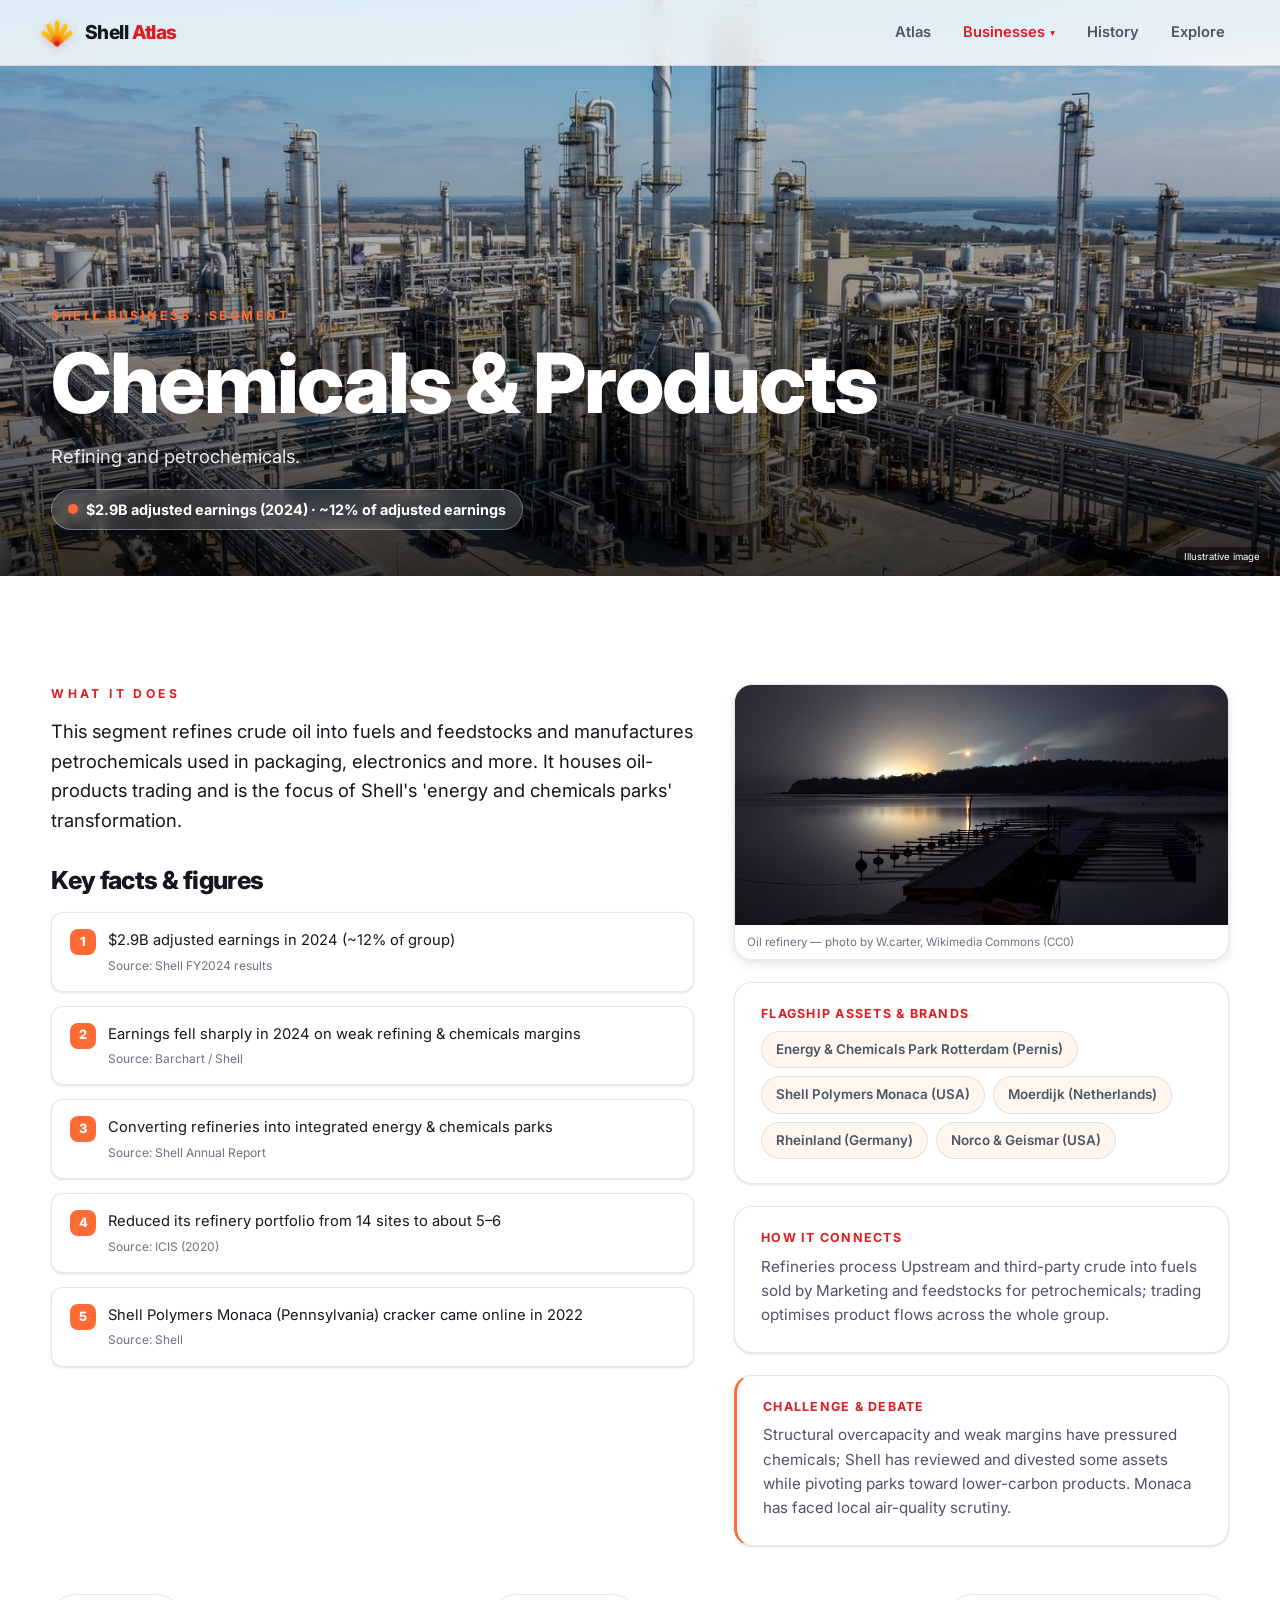
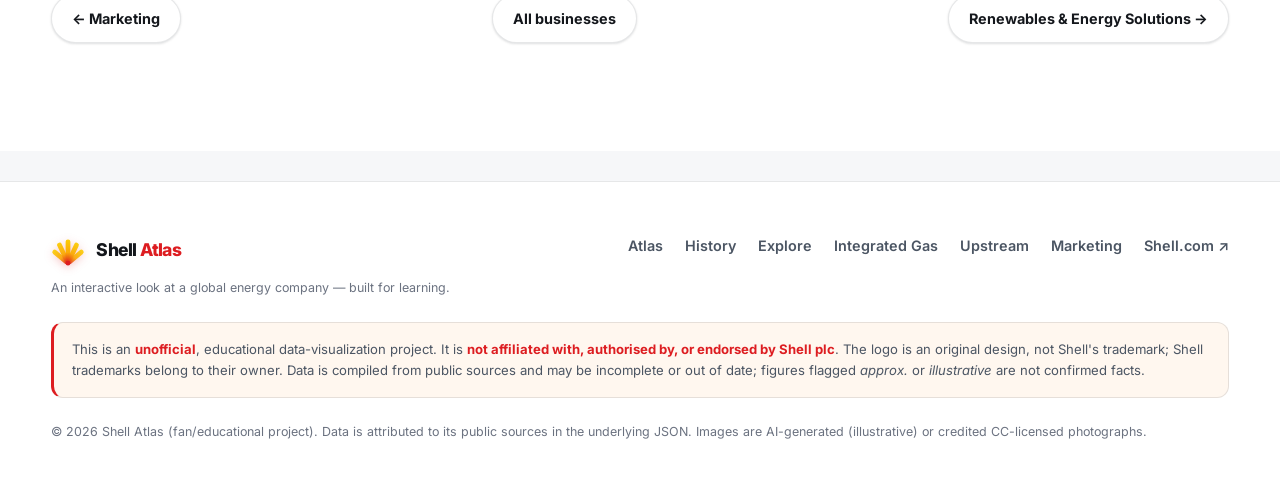
<file: chemicals-products.html>
<!DOCTYPE html>
<html lang="en">
<head>
  <meta charset="UTF-8" />
  <meta name="viewport" content="width=device-width, initial-scale=1.0" />
  <title>Chemicals & Products — Shell Atlas</title>
  <meta name="description" content="Chemicals & Products: what this Shell business does, key facts and figures, flagship assets and how it connects to the rest of Shell. Unofficial educational project." />
  <link rel="icon" href="data:image/svg+xml,%3Csvg xmlns='http://www.w3.org/2000/svg' viewBox='0 0 32 32'%3E%3Crect width='32' height='32' rx='8' fill='%23ffffff'/%3E%3Cg transform='translate(16,27)'%3E%3Crect x='-2.4' y='-21' width='4.8' height='21' rx='2.4' transform='rotate(-25)' fill='%23FBA907'/%3E%3Crect x='-2.4' y='-22' width='4.8' height='22' rx='2.4' fill='%23E8A100'/%3E%3Crect x='-2.4' y='-21' width='4.8' height='21' rx='2.4' transform='rotate(25)' fill='%23FBA907'/%3E%3Ccircle r='2.6' fill='%23DD1D21'/%3E%3C/g%3E%3C/svg%3E" />
  <link rel="preconnect" href="https://fonts.googleapis.com" />
  <link rel="preconnect" href="https://fonts.gstatic.com" crossorigin />
  <link href="https://fonts.googleapis.com/css2?family=Inter:wght@400;500;600;700;800;900&display=swap" rel="stylesheet" />
  <link rel="stylesheet" href="css/style.css" />
</head>
<body data-segment="chemicals-products">
  <!-- Content rendered by segment.js from data/products.json -->
  <div id="seg-root"></div>
  <script src="js/shared.js"></script>
  <script src="js/segment.js"></script>
</body>
</html>
</file>
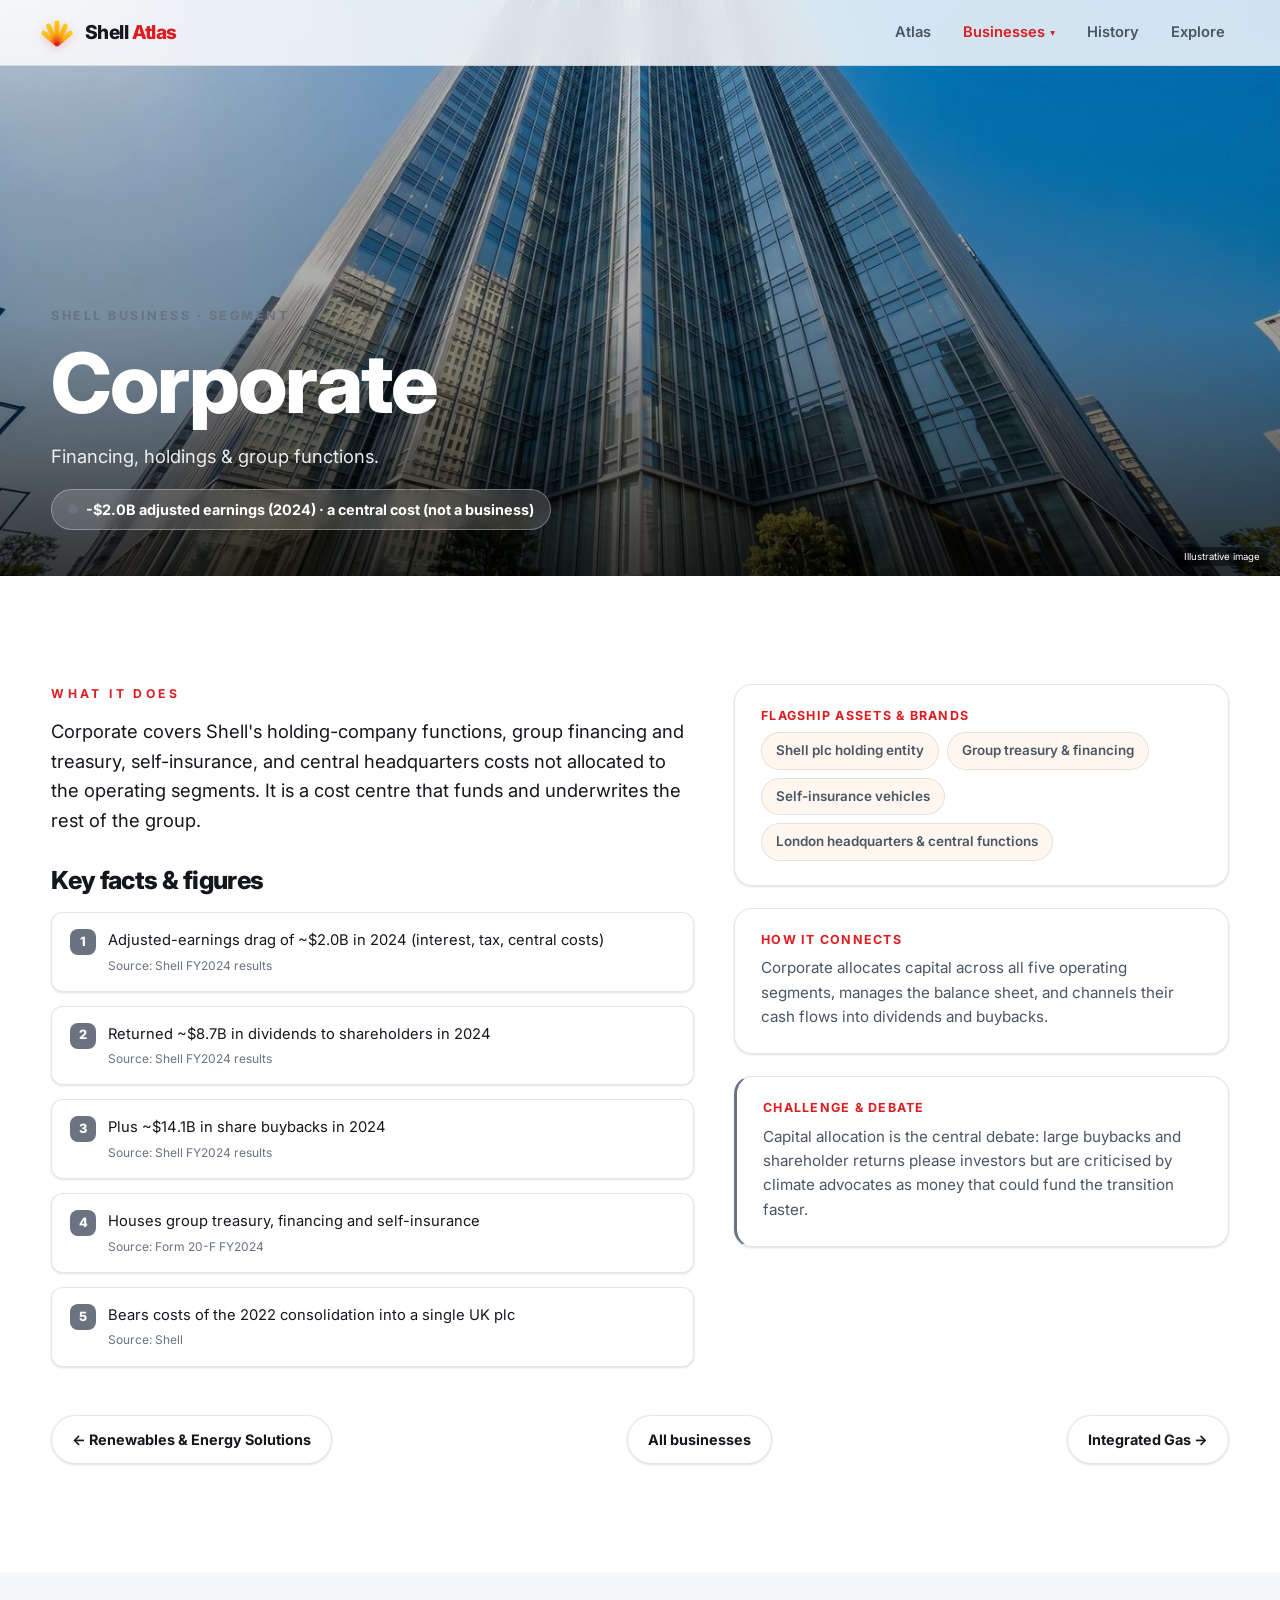
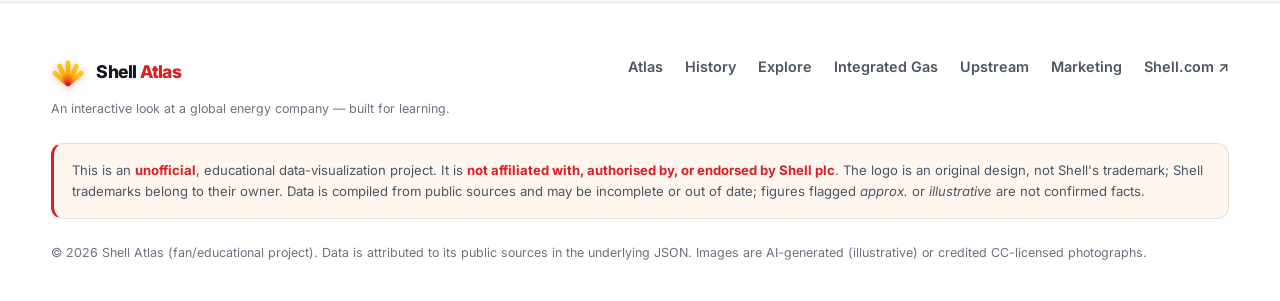
<file: corporate.html>
<!DOCTYPE html>
<html lang="en">
<head>
  <meta charset="UTF-8" />
  <meta name="viewport" content="width=device-width, initial-scale=1.0" />
  <title>Corporate — Shell Atlas</title>
  <meta name="description" content="Corporate: what this Shell business does, key facts and figures, flagship assets and how it connects to the rest of Shell. Unofficial educational project." />
  <link rel="icon" href="data:image/svg+xml,%3Csvg xmlns='http://www.w3.org/2000/svg' viewBox='0 0 32 32'%3E%3Crect width='32' height='32' rx='8' fill='%23ffffff'/%3E%3Cg transform='translate(16,27)'%3E%3Crect x='-2.4' y='-21' width='4.8' height='21' rx='2.4' transform='rotate(-25)' fill='%23FBA907'/%3E%3Crect x='-2.4' y='-22' width='4.8' height='22' rx='2.4' fill='%23E8A100'/%3E%3Crect x='-2.4' y='-21' width='4.8' height='21' rx='2.4' transform='rotate(25)' fill='%23FBA907'/%3E%3Ccircle r='2.6' fill='%23DD1D21'/%3E%3C/g%3E%3C/svg%3E" />
  <link rel="preconnect" href="https://fonts.googleapis.com" />
  <link rel="preconnect" href="https://fonts.gstatic.com" crossorigin />
  <link href="https://fonts.googleapis.com/css2?family=Inter:wght@400;500;600;700;800;900&display=swap" rel="stylesheet" />
  <link rel="stylesheet" href="css/style.css" />
</head>
<body data-segment="corporate">
  <!-- Content rendered by segment.js from data/products.json -->
  <div id="seg-root"></div>
  <script src="js/shared.js"></script>
  <script src="js/segment.js"></script>
</body>
</html>
</file>
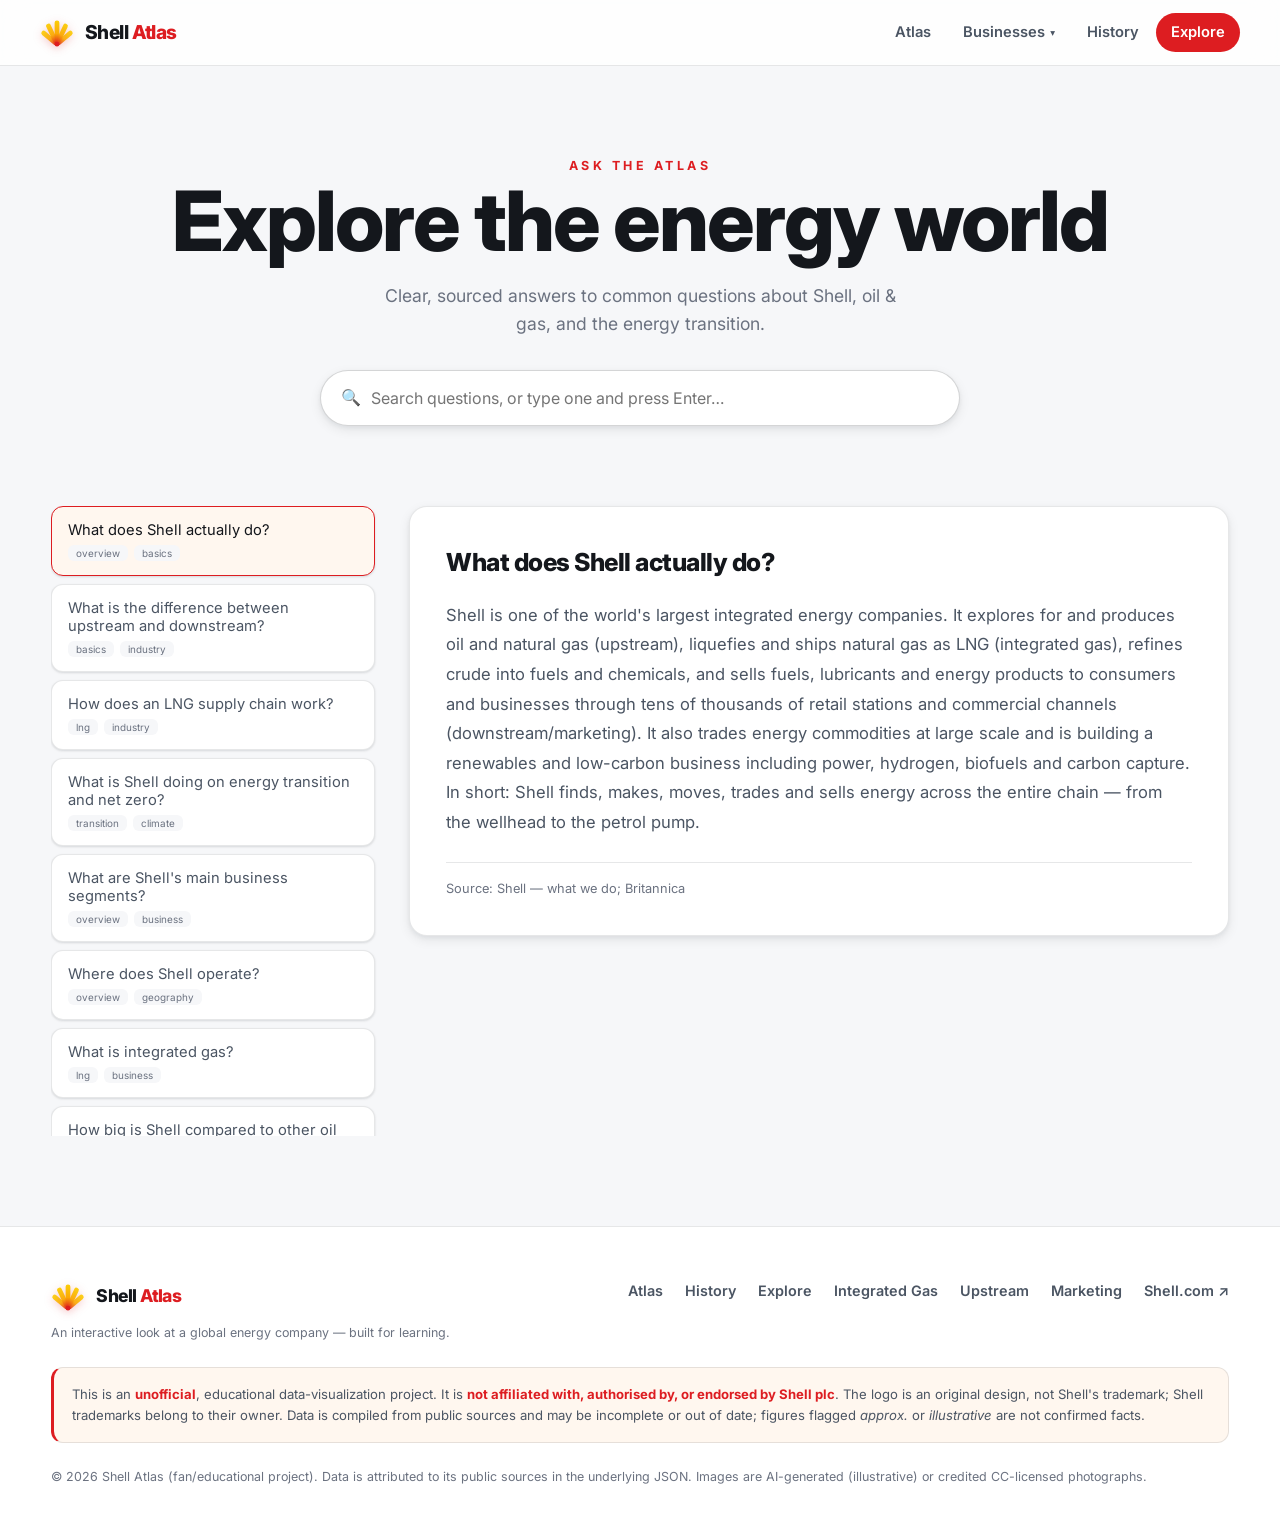
<file: explore.html>
<!DOCTYPE html>
<html lang="en">
<head>
  <meta charset="UTF-8" />
  <meta name="viewport" content="width=device-width, initial-scale=1.0" />
  <title>Explore — Shell Atlas</title>
  <meta name="description" content="An interactive Q&A explorer with clear, sourced answers about Shell and the energy industry. Unofficial educational project." />
  <link rel="icon" href="data:image/svg+xml,%3Csvg xmlns='http://www.w3.org/2000/svg' viewBox='0 0 32 32'%3E%3Crect width='32' height='32' rx='8' fill='%23ffffff'/%3E%3Cg transform='translate(16,27)'%3E%3Crect x='-2.4' y='-21' width='4.8' height='21' rx='2.4' transform='rotate(-25)' fill='%23FBA907'/%3E%3Crect x='-2.4' y='-22' width='4.8' height='22' rx='2.4' fill='%23E8A100'/%3E%3Crect x='-2.4' y='-21' width='4.8' height='21' rx='2.4' transform='rotate(25)' fill='%23FBA907'/%3E%3Ccircle r='2.6' fill='%23DD1D21'/%3E%3C/g%3E%3C/svg%3E" />
  <link rel="preconnect" href="https://fonts.googleapis.com" />
  <link rel="preconnect" href="https://fonts.gstatic.com" crossorigin />
  <link href="https://fonts.googleapis.com/css2?family=Inter:wght@400;500;600;700;800;900&display=swap" rel="stylesheet" />
  <link rel="stylesheet" href="css/style.css" />
</head>
<body>

  <section class="explore-hero">
    <div class="wrap">
      <div class="eyebrow reveal">Ask the Atlas</div>
      <h1 class="reveal" data-delay="1">Explore the energy world</h1>
      <p class="muted reveal" data-delay="2" style="max-width:50ch;margin:16px auto 0;font-size:1.1rem">
        Clear, sourced answers to common questions about Shell, oil &amp; gas, and the energy transition.
      </p>
      <div class="search-box reveal" data-delay="2">
        <span class="ico">🔍</span>
        <input id="q-search" type="text" aria-label="Search questions" placeholder="Search questions, or type one and press Enter…" autocomplete="off" />
      </div>
    </div>
  </section>

  <div class="wrap">
    <div class="explore-layout">
      <div class="q-list" id="q-list"></div>
      <div class="answer-panel" id="answer-panel"></div>
    </div>
  </div>

  <div style="height:60px"></div>

  <script src="js/shared.js"></script>
  <script src="js/explore.js"></script>
</body>
</html>
</file>
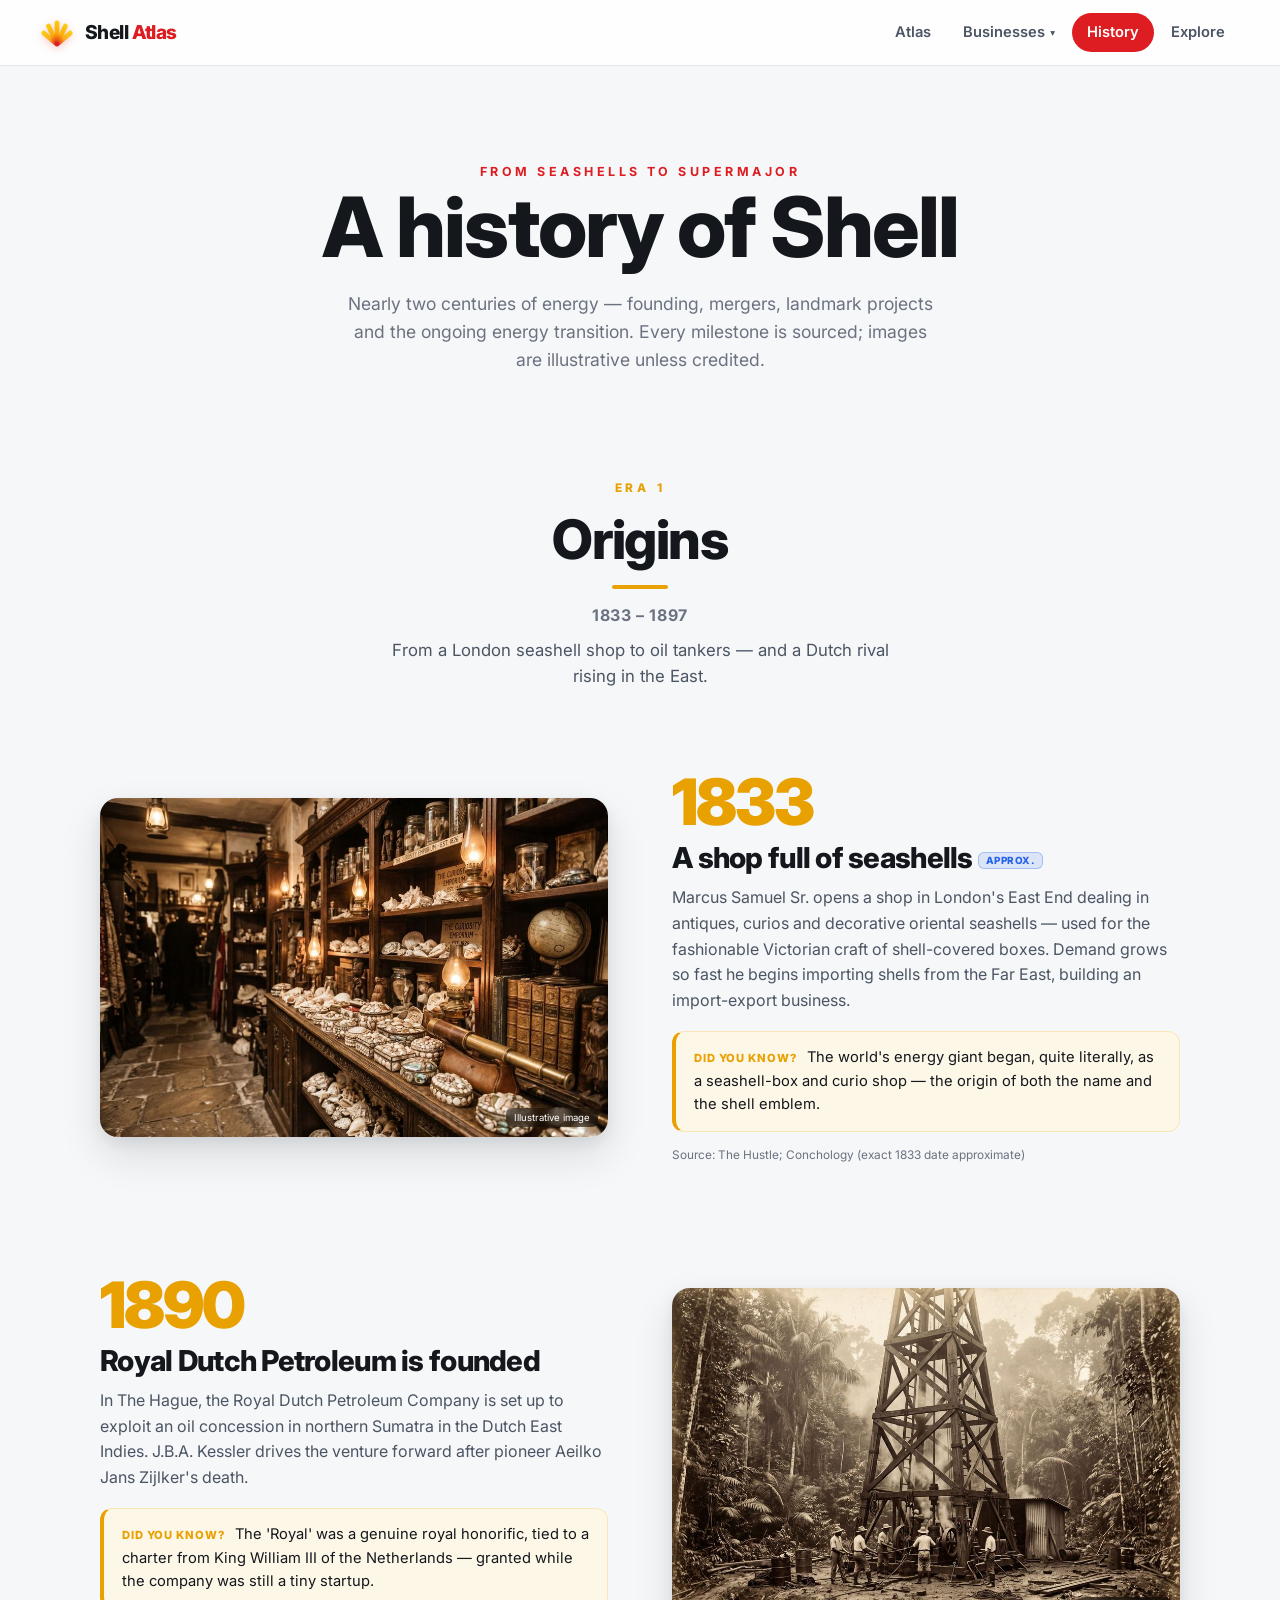
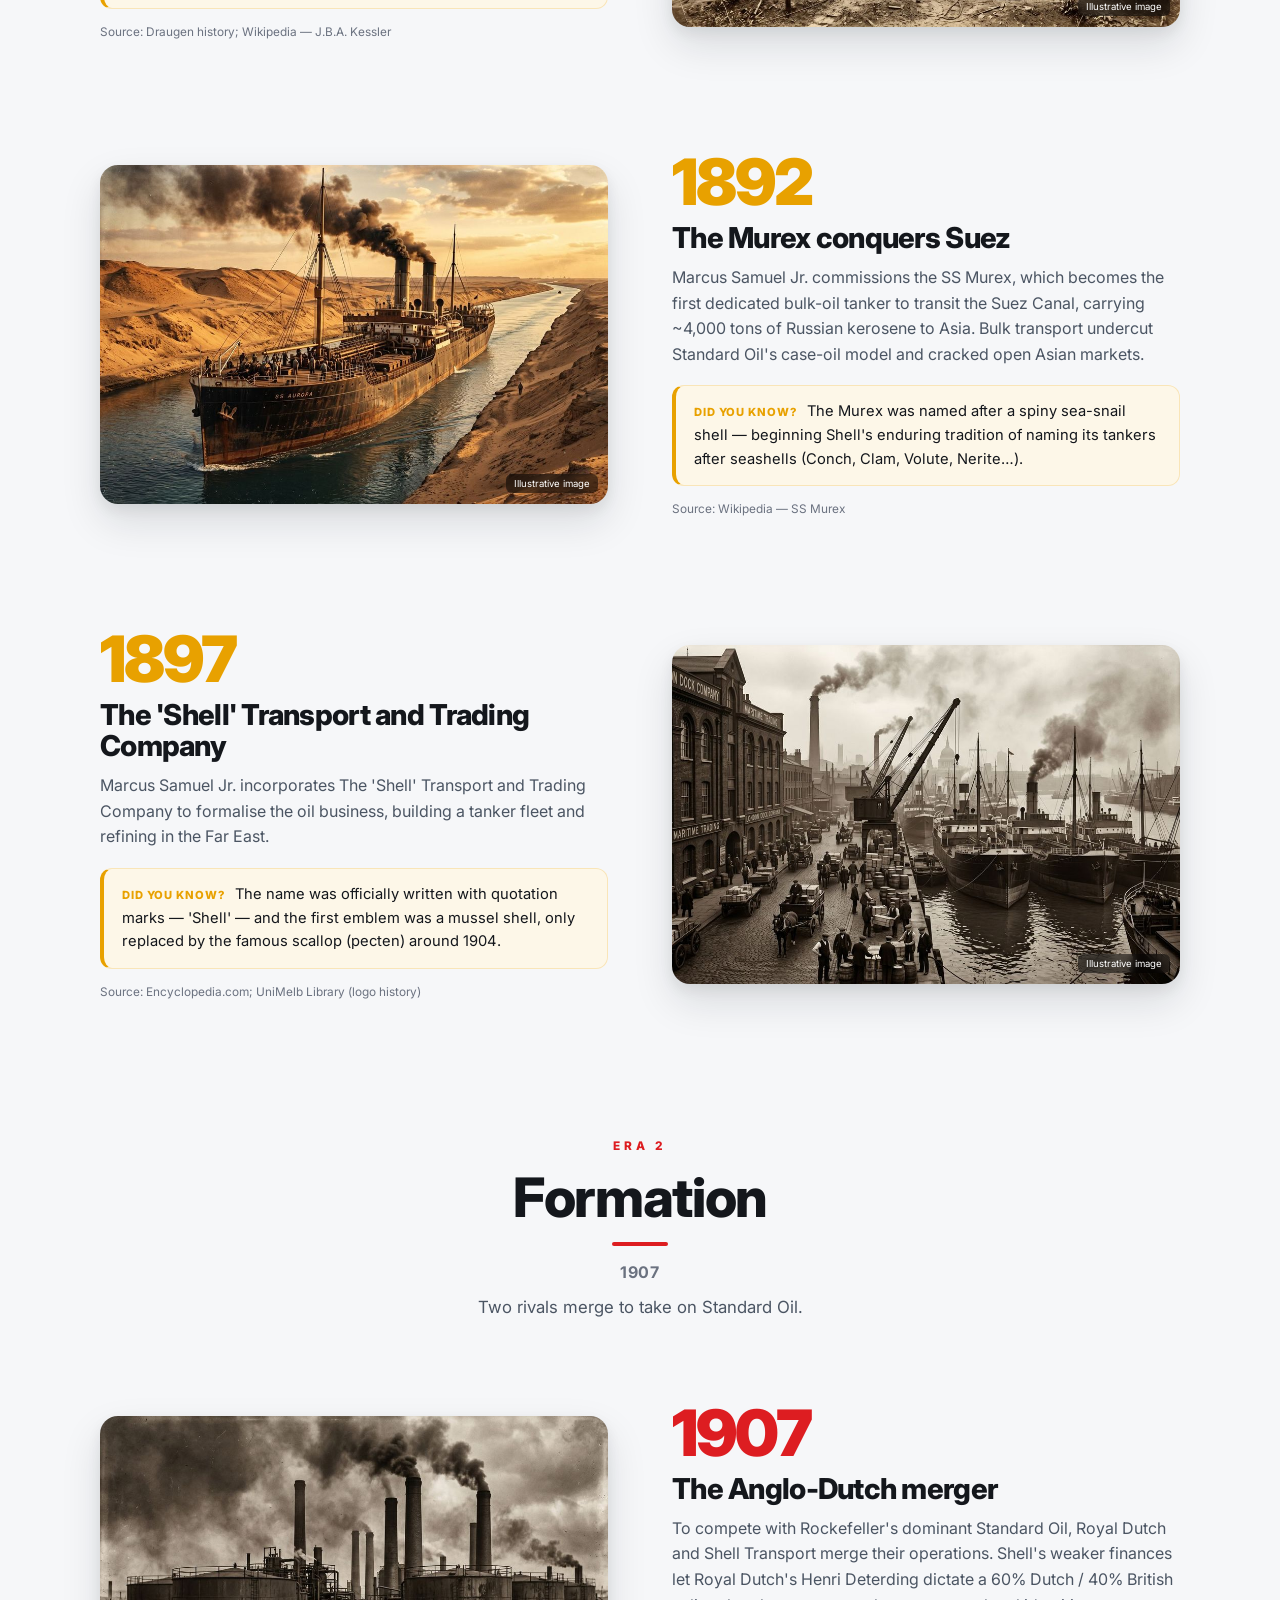
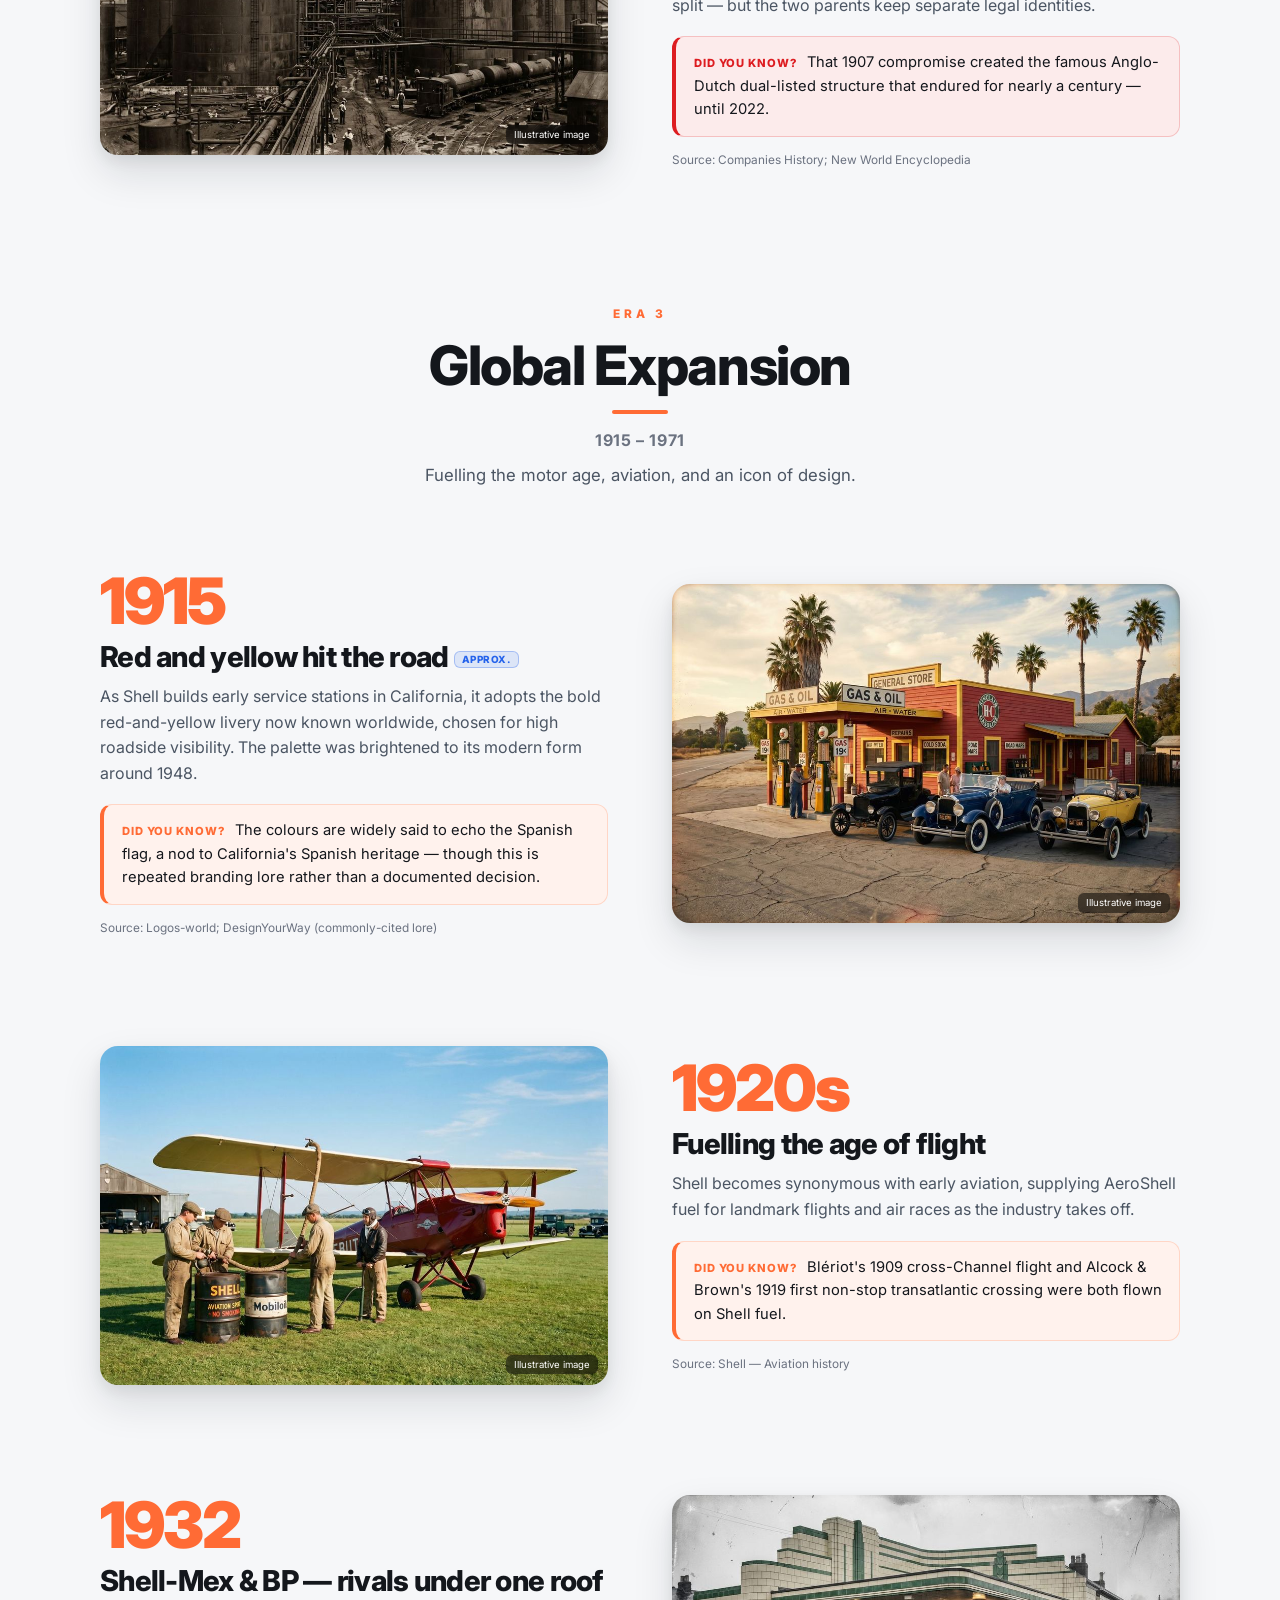
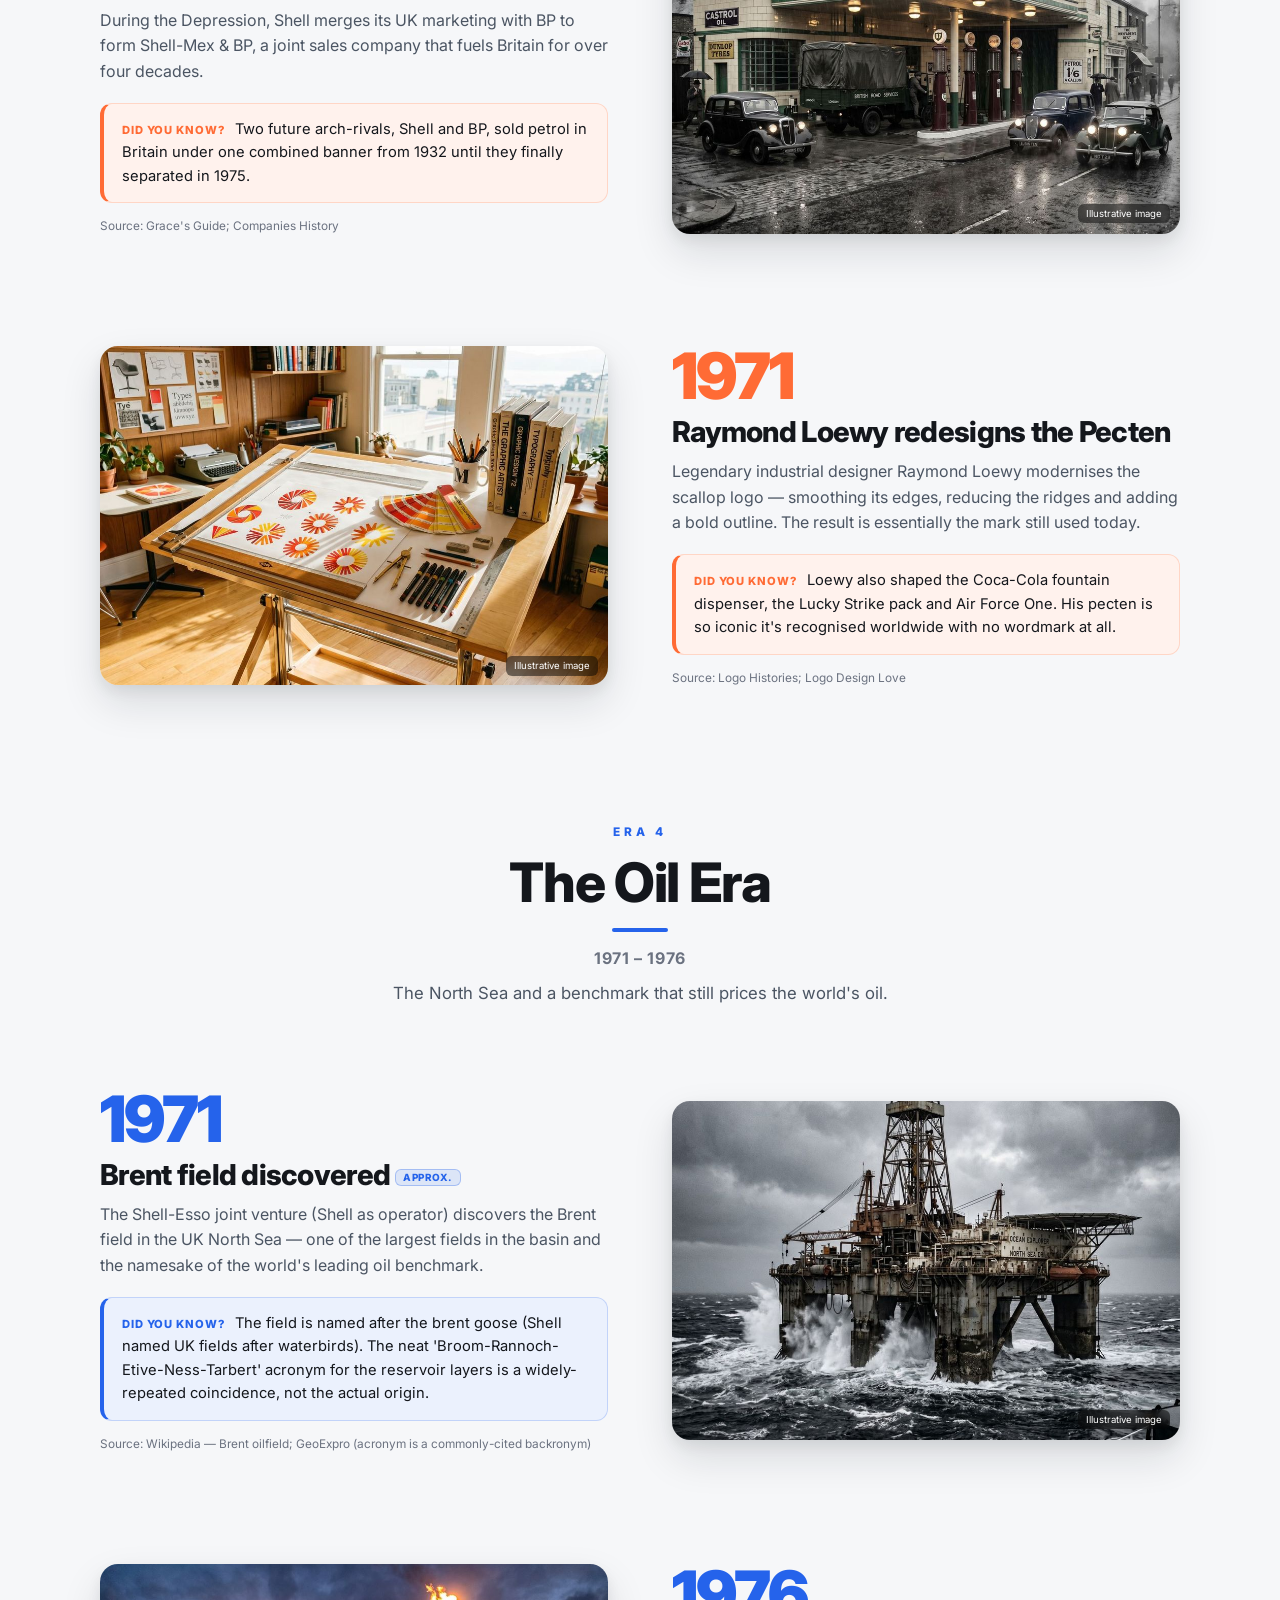
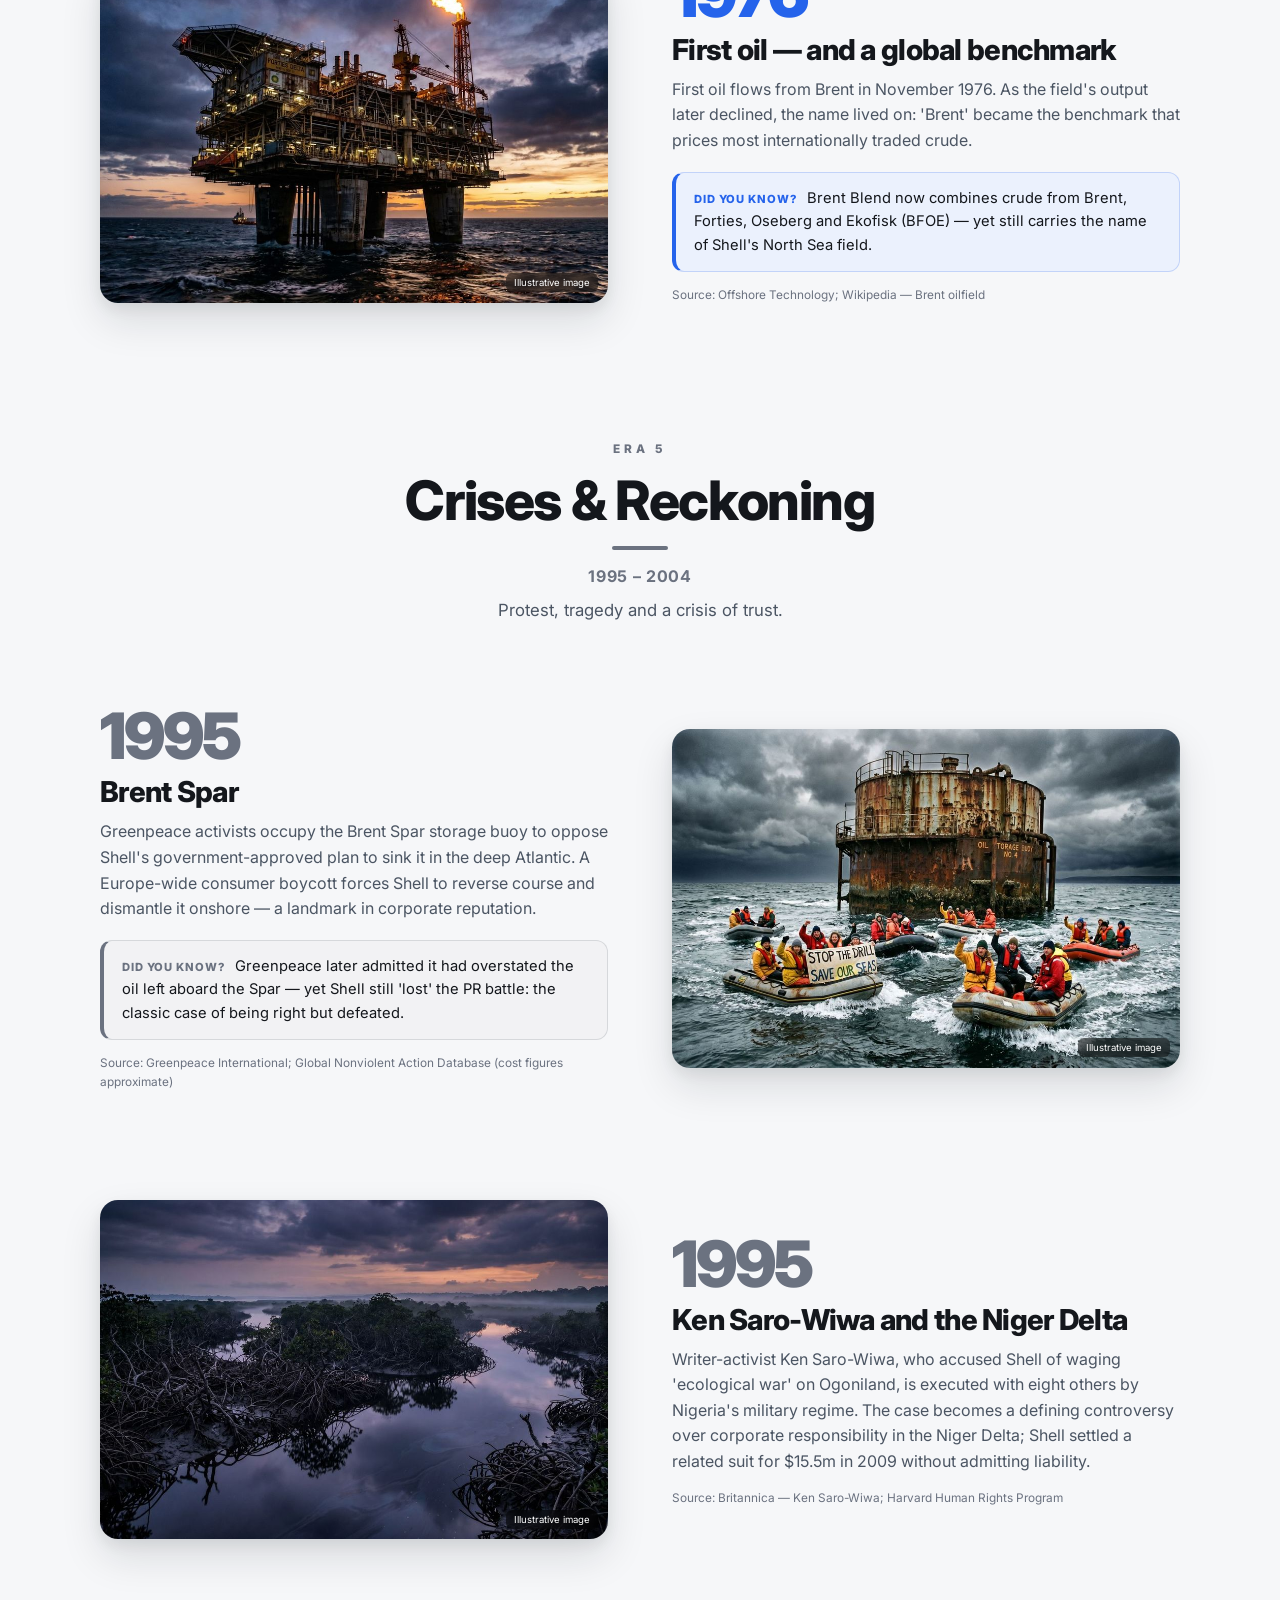
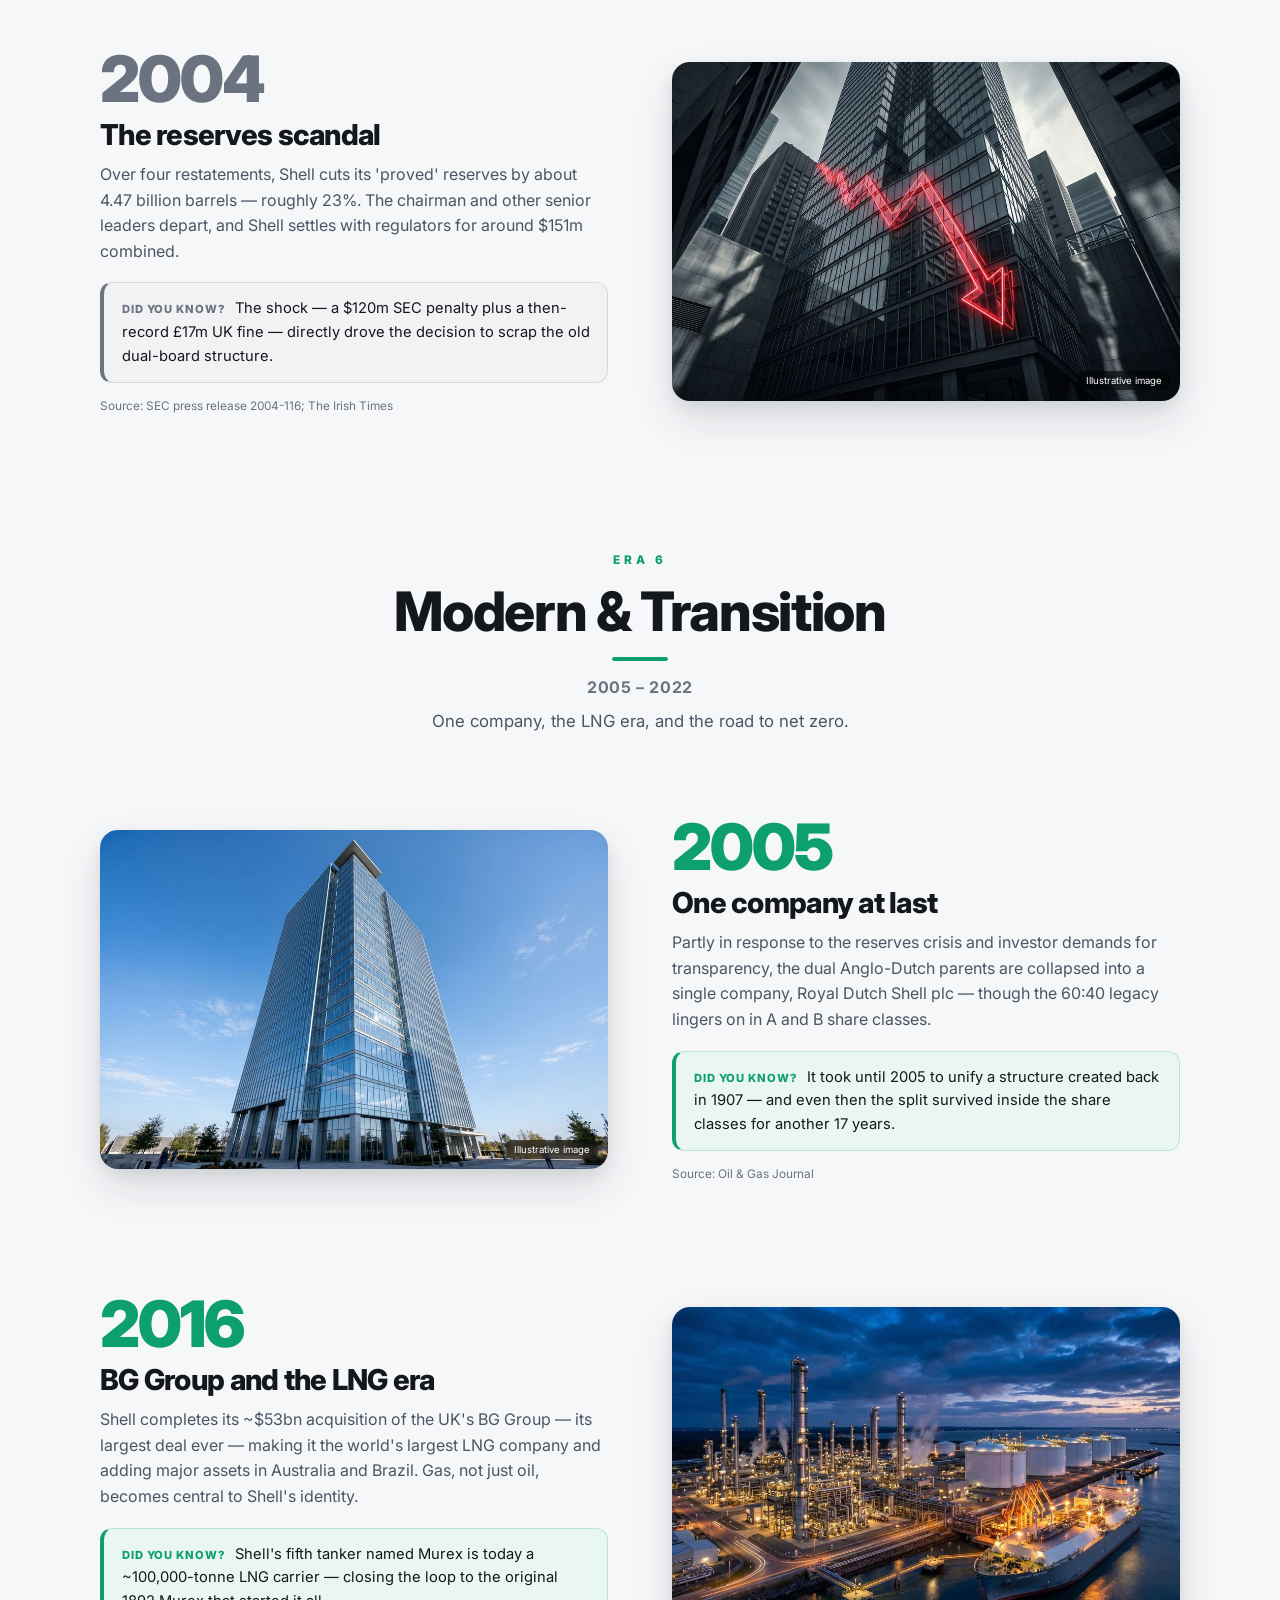
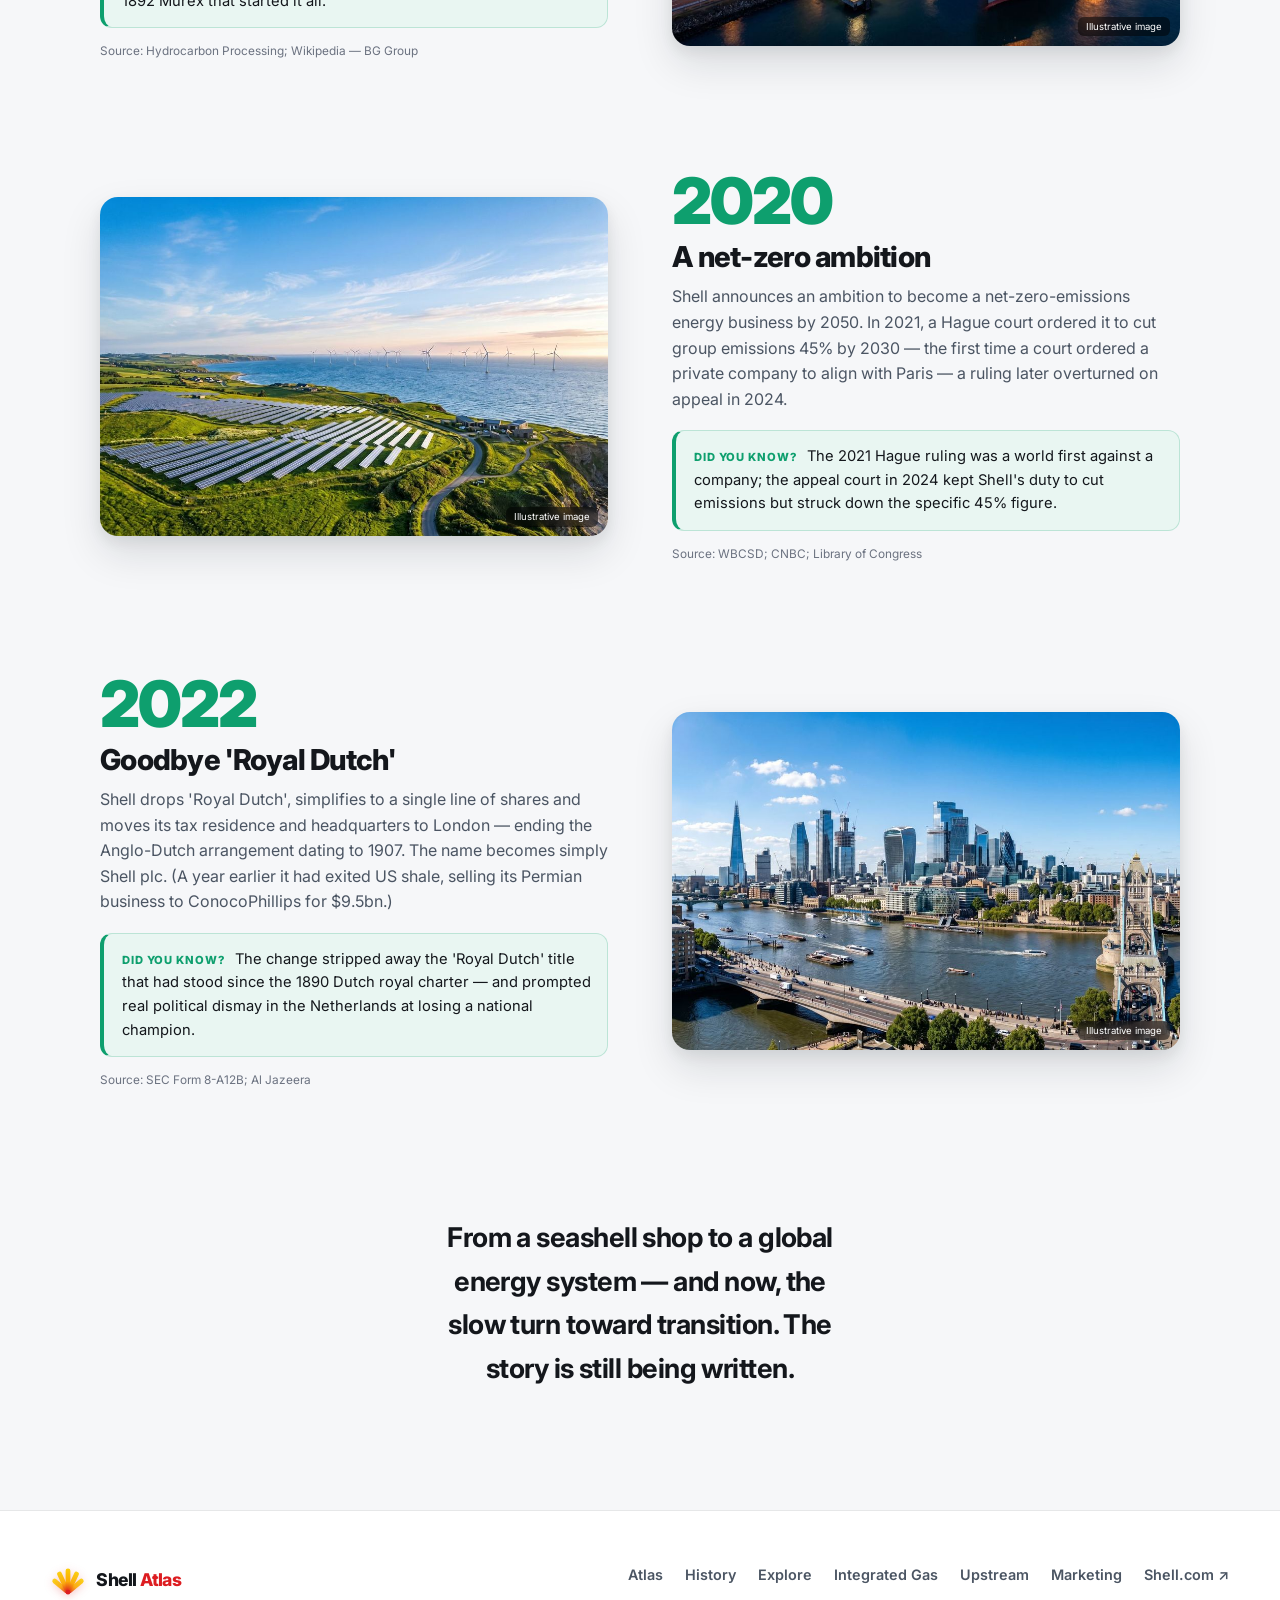
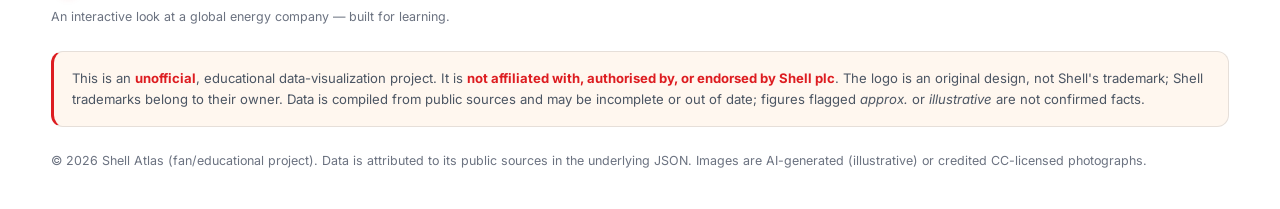
<file: history.html>
<!DOCTYPE html>
<html lang="en">
<head>
  <meta charset="UTF-8" />
  <meta name="viewport" content="width=device-width, initial-scale=1.0" />
  <title>History — Shell Atlas</title>
  <meta name="description" content="An image-rich animated timeline of Shell's history and major milestones, from a 19th-century London shell shop to a global energy company. Unofficial educational project." />
  <link rel="icon" href="data:image/svg+xml,%3Csvg xmlns='http://www.w3.org/2000/svg' viewBox='0 0 32 32'%3E%3Crect width='32' height='32' rx='8' fill='%23ffffff'/%3E%3Cg transform='translate(16,27)'%3E%3Crect x='-2.4' y='-21' width='4.8' height='21' rx='2.4' transform='rotate(-25)' fill='%23FBA907'/%3E%3Crect x='-2.4' y='-22' width='4.8' height='22' rx='2.4' fill='%23E8A100'/%3E%3Crect x='-2.4' y='-21' width='4.8' height='21' rx='2.4' transform='rotate(25)' fill='%23FBA907'/%3E%3Ccircle r='2.6' fill='%23DD1D21'/%3E%3C/g%3E%3C/svg%3E" />
  <link rel="preconnect" href="https://fonts.googleapis.com" />
  <link rel="preconnect" href="https://fonts.gstatic.com" crossorigin />
  <link href="https://fonts.googleapis.com/css2?family=Inter:wght@400;500;600;700;800;900&display=swap" rel="stylesheet" />
  <link rel="stylesheet" href="css/style.css" />
</head>
<body>

  <section class="timeline-hero">
    <div class="wrap">
      <div class="eyebrow reveal">From seashells to supermajor</div>
      <h1 class="reveal" data-delay="1">A history of Shell</h1>
      <p class="muted reveal" data-delay="2" style="max-width:54ch;margin:18px auto 0;font-size:1.1rem">
        Nearly two centuries of energy — founding, mergers, landmark projects and the ongoing
        energy transition. Every milestone is sourced; images are illustrative unless credited.
      </p>
    </div>
  </section>

  <!-- Creative scroll-driven narrative rendered by history.js -->
  <div id="history-root"></div>

  <script src="js/shared.js"></script>
  <script src="js/history.js"></script>
</body>
</html>
</file>
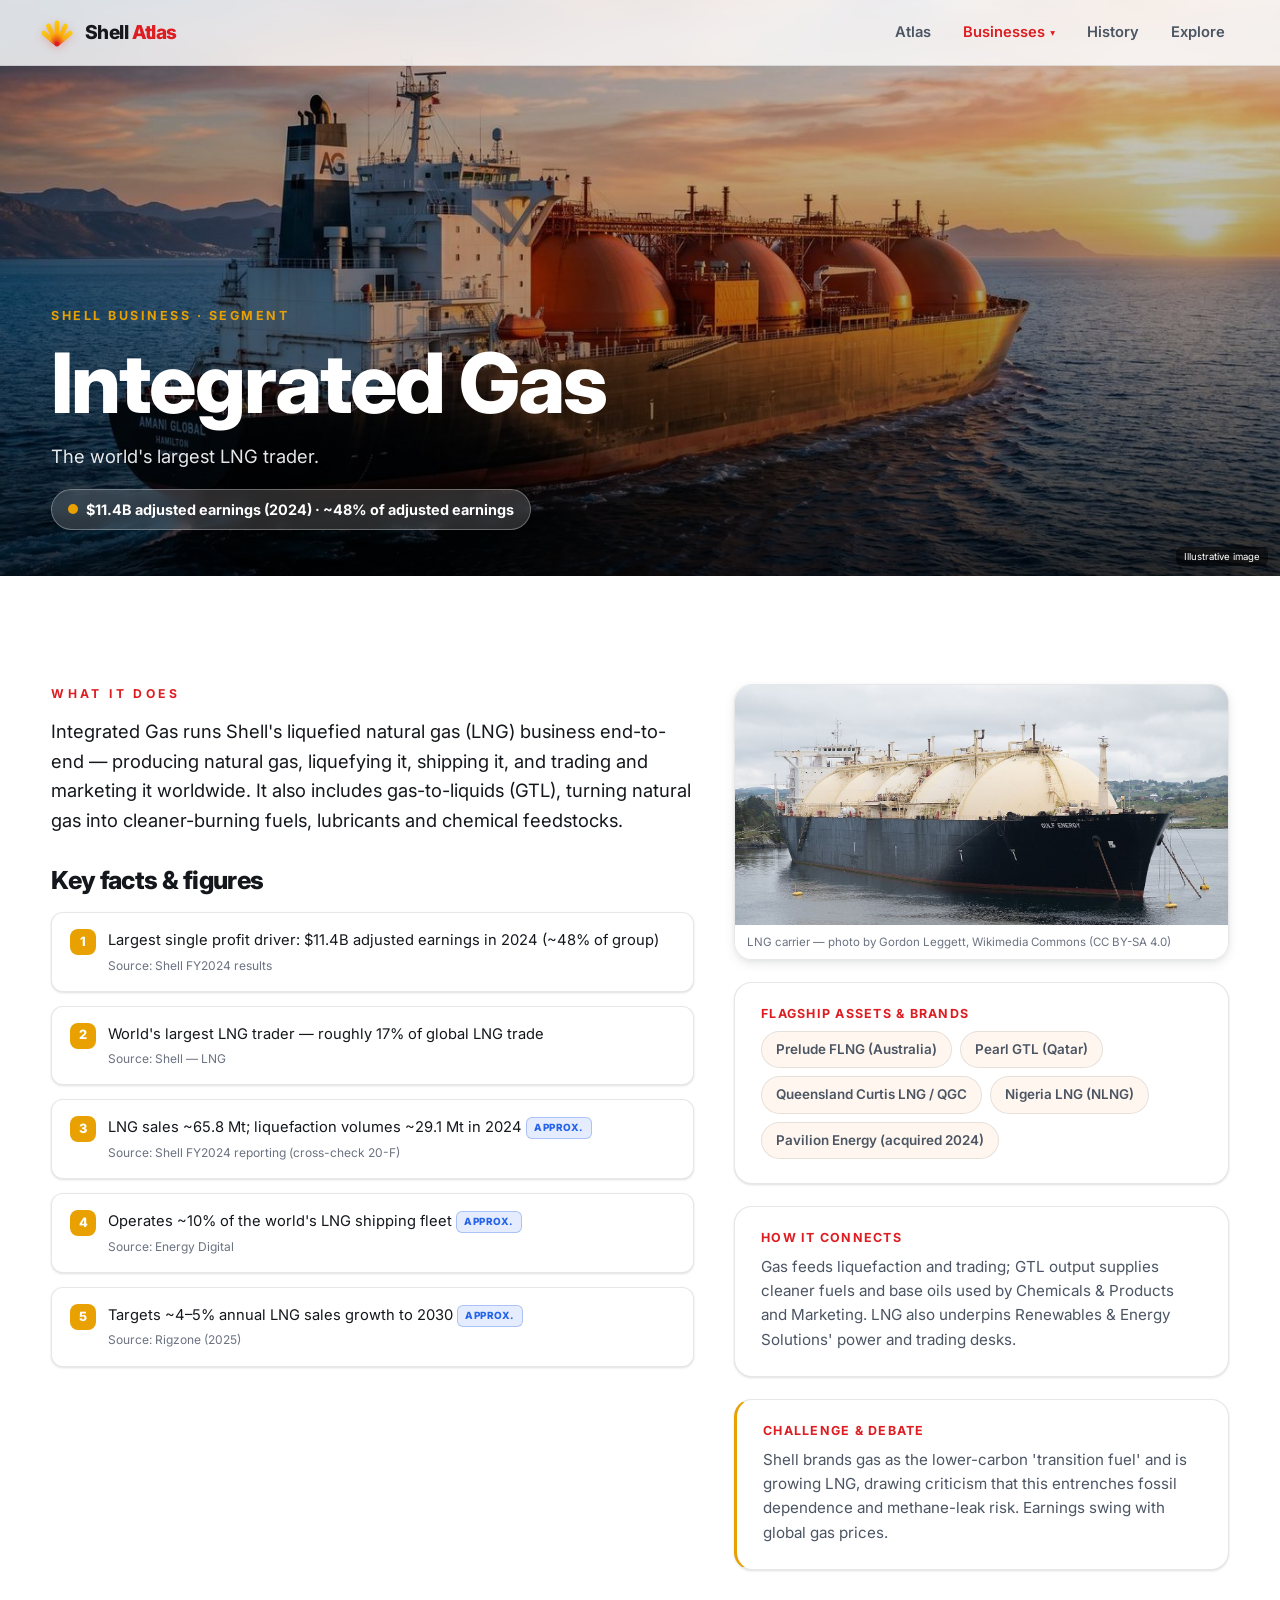
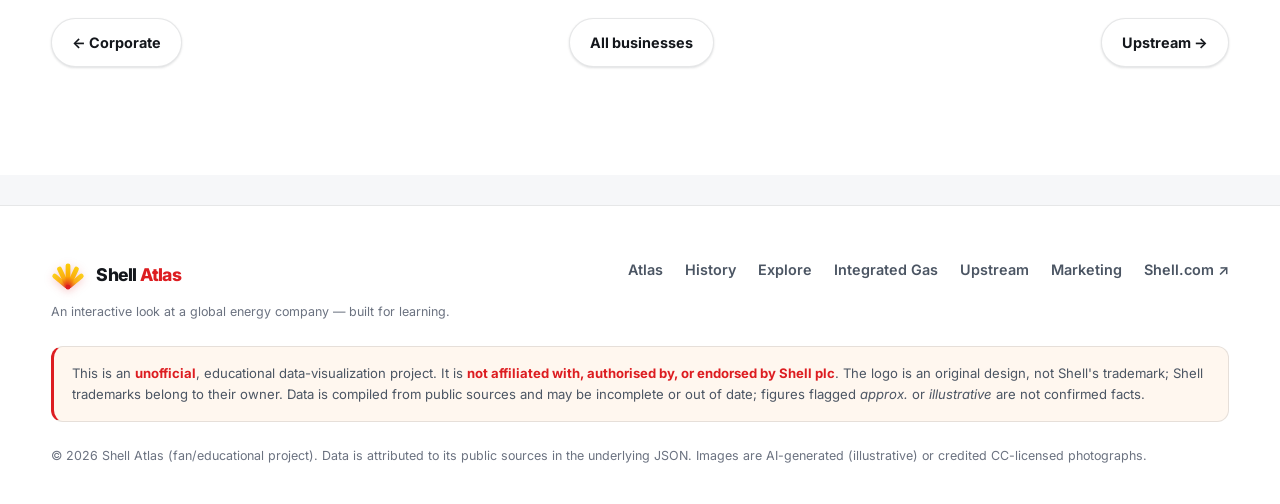
<file: integrated-gas.html>
<!DOCTYPE html>
<html lang="en">
<head>
  <meta charset="UTF-8" />
  <meta name="viewport" content="width=device-width, initial-scale=1.0" />
  <title>Integrated Gas — Shell Atlas</title>
  <meta name="description" content="Integrated Gas: what this Shell business does, key facts and figures, flagship assets and how it connects to the rest of Shell. Unofficial educational project." />
  <link rel="icon" href="data:image/svg+xml,%3Csvg xmlns='http://www.w3.org/2000/svg' viewBox='0 0 32 32'%3E%3Crect width='32' height='32' rx='8' fill='%23ffffff'/%3E%3Cg transform='translate(16,27)'%3E%3Crect x='-2.4' y='-21' width='4.8' height='21' rx='2.4' transform='rotate(-25)' fill='%23FBA907'/%3E%3Crect x='-2.4' y='-22' width='4.8' height='22' rx='2.4' fill='%23E8A100'/%3E%3Crect x='-2.4' y='-21' width='4.8' height='21' rx='2.4' transform='rotate(25)' fill='%23FBA907'/%3E%3Ccircle r='2.6' fill='%23DD1D21'/%3E%3C/g%3E%3C/svg%3E" />
  <link rel="preconnect" href="https://fonts.googleapis.com" />
  <link rel="preconnect" href="https://fonts.gstatic.com" crossorigin />
  <link href="https://fonts.googleapis.com/css2?family=Inter:wght@400;500;600;700;800;900&display=swap" rel="stylesheet" />
  <link rel="stylesheet" href="css/style.css" />
</head>
<body data-segment="integrated-gas">
  <!-- Content rendered by segment.js from data/products.json -->
  <div id="seg-root"></div>
  <script src="js/shared.js"></script>
  <script src="js/segment.js"></script>
</body>
</html>
</file>
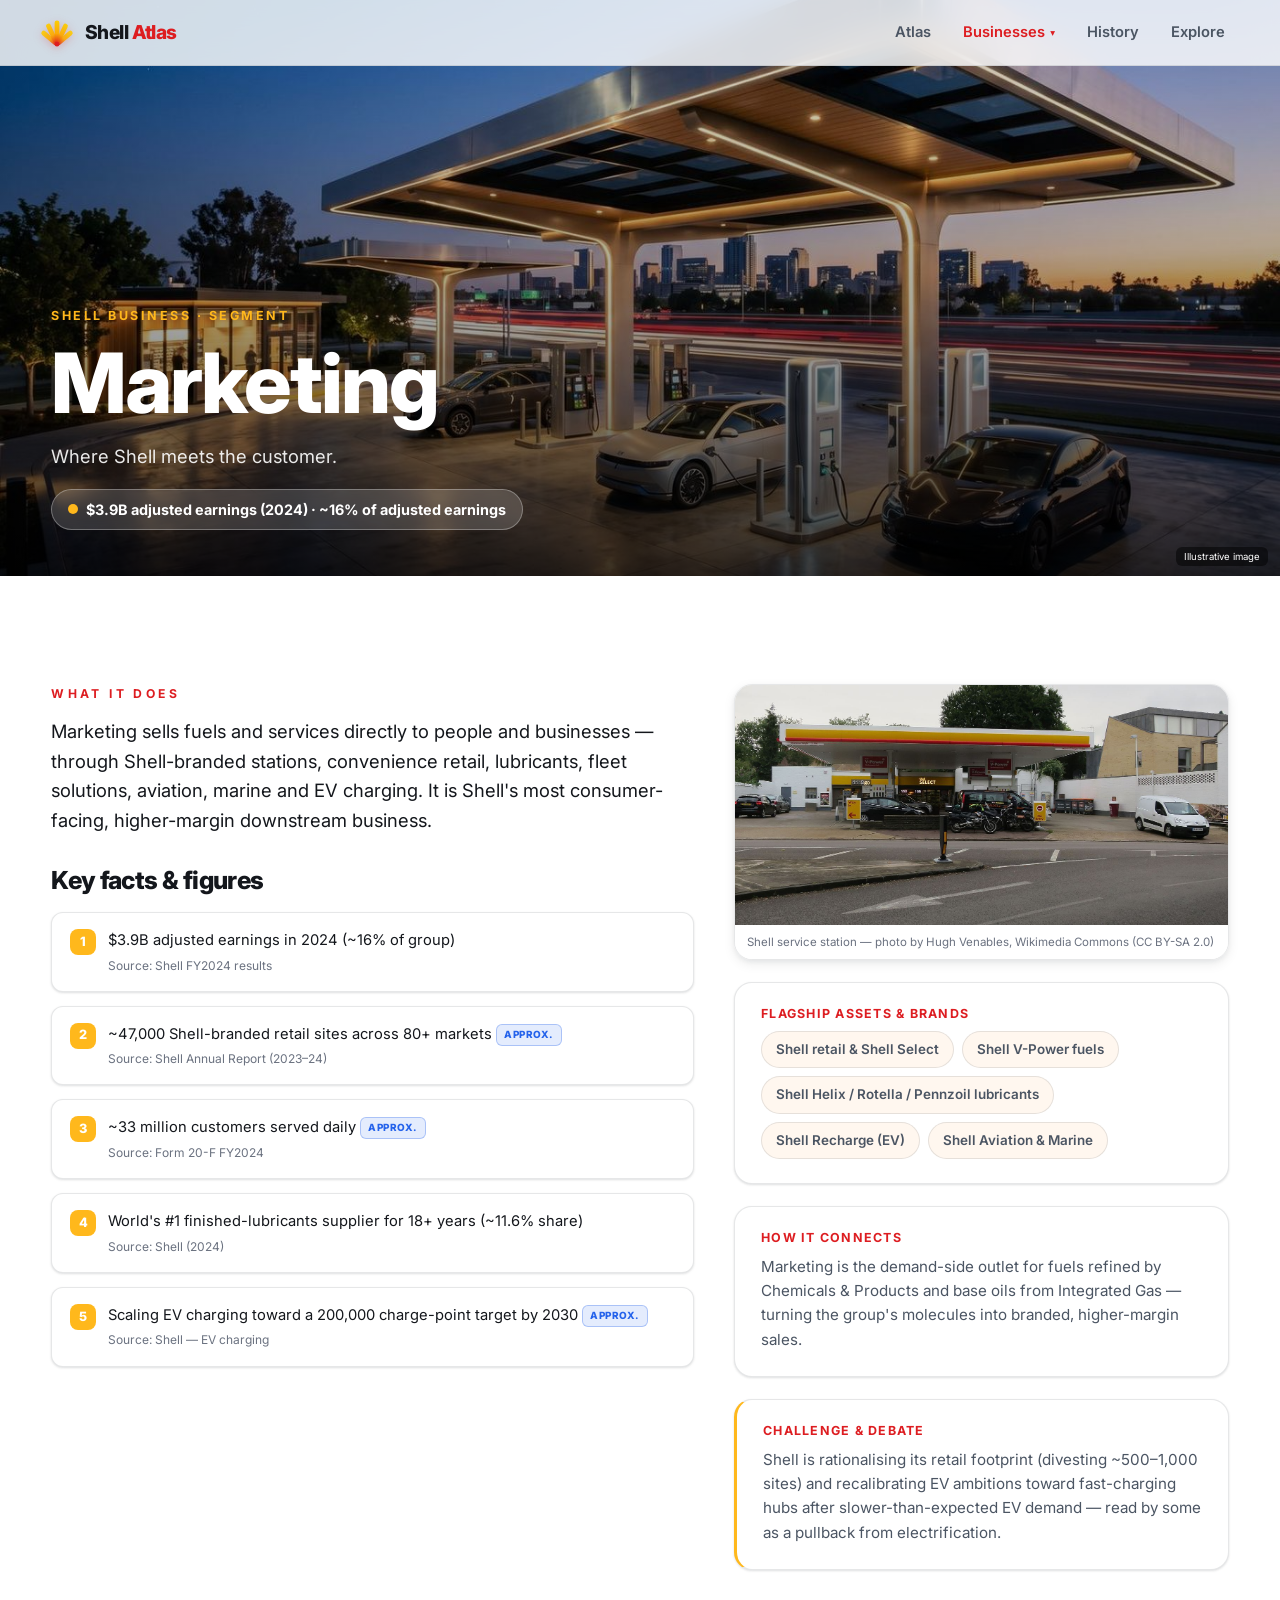
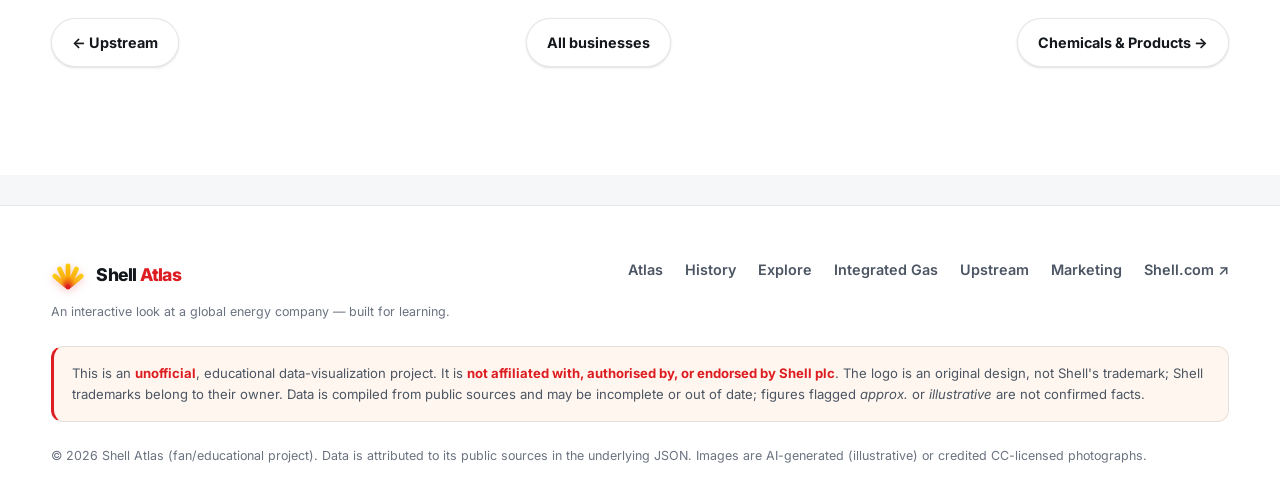
<file: marketing.html>
<!DOCTYPE html>
<html lang="en">
<head>
  <meta charset="UTF-8" />
  <meta name="viewport" content="width=device-width, initial-scale=1.0" />
  <title>Marketing — Shell Atlas</title>
  <meta name="description" content="Marketing: what this Shell business does, key facts and figures, flagship assets and how it connects to the rest of Shell. Unofficial educational project." />
  <link rel="icon" href="data:image/svg+xml,%3Csvg xmlns='http://www.w3.org/2000/svg' viewBox='0 0 32 32'%3E%3Crect width='32' height='32' rx='8' fill='%23ffffff'/%3E%3Cg transform='translate(16,27)'%3E%3Crect x='-2.4' y='-21' width='4.8' height='21' rx='2.4' transform='rotate(-25)' fill='%23FBA907'/%3E%3Crect x='-2.4' y='-22' width='4.8' height='22' rx='2.4' fill='%23E8A100'/%3E%3Crect x='-2.4' y='-21' width='4.8' height='21' rx='2.4' transform='rotate(25)' fill='%23FBA907'/%3E%3Ccircle r='2.6' fill='%23DD1D21'/%3E%3C/g%3E%3C/svg%3E" />
  <link rel="preconnect" href="https://fonts.googleapis.com" />
  <link rel="preconnect" href="https://fonts.gstatic.com" crossorigin />
  <link href="https://fonts.googleapis.com/css2?family=Inter:wght@400;500;600;700;800;900&display=swap" rel="stylesheet" />
  <link rel="stylesheet" href="css/style.css" />
</head>
<body data-segment="marketing">
  <!-- Content rendered by segment.js from data/products.json -->
  <div id="seg-root"></div>
  <script src="js/shared.js"></script>
  <script src="js/segment.js"></script>
</body>
</html>
</file>
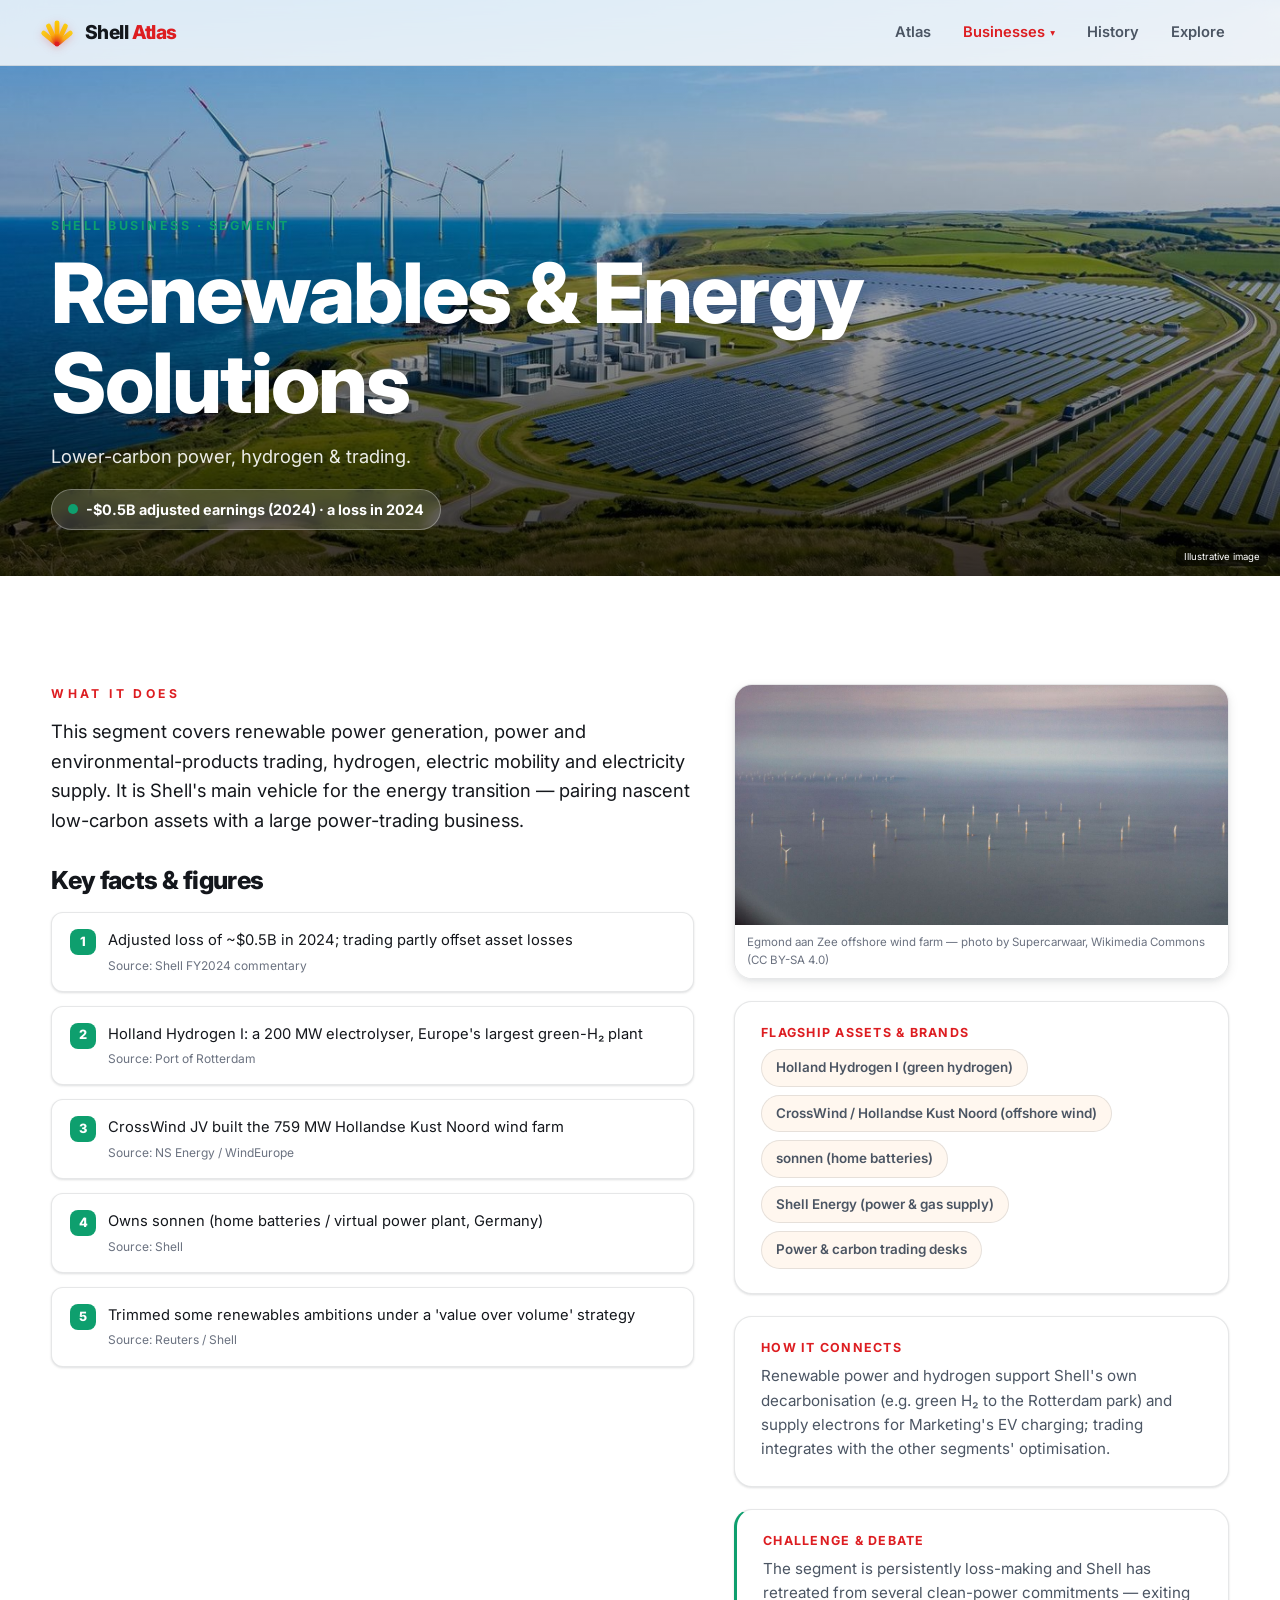
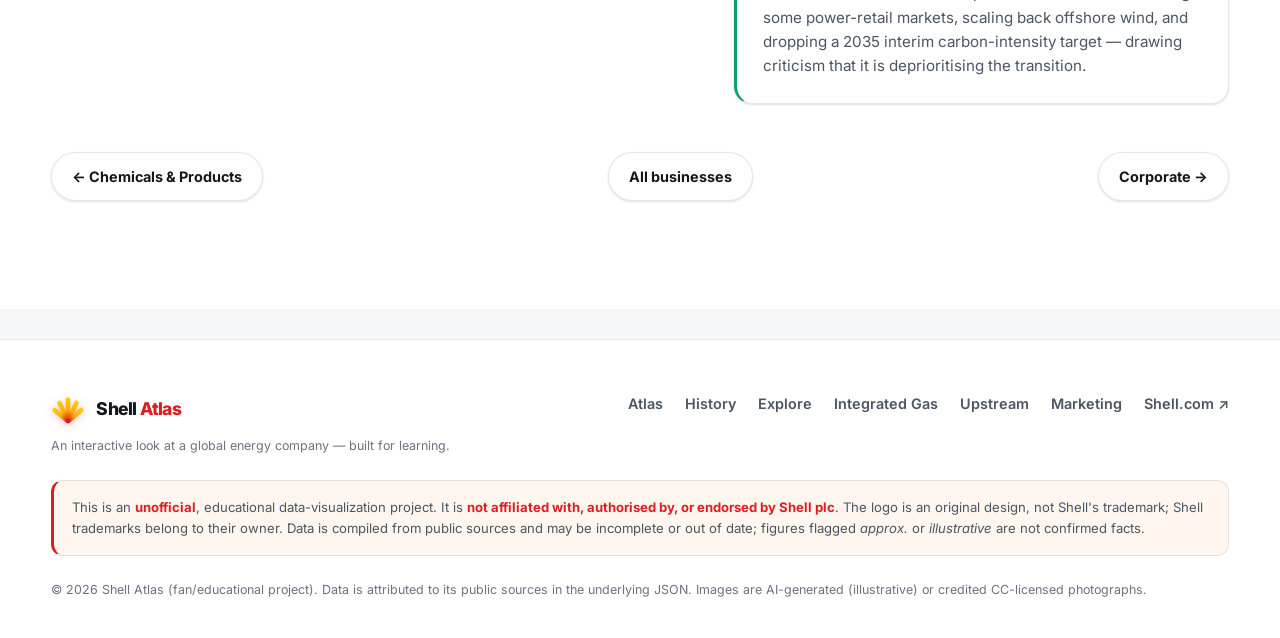
<file: renewables.html>
<!DOCTYPE html>
<html lang="en">
<head>
  <meta charset="UTF-8" />
  <meta name="viewport" content="width=device-width, initial-scale=1.0" />
  <title>Renewables & Energy Solutions — Shell Atlas</title>
  <meta name="description" content="Renewables & Energy Solutions: what this Shell business does, key facts and figures, flagship assets and how it connects to the rest of Shell. Unofficial educational project." />
  <link rel="icon" href="data:image/svg+xml,%3Csvg xmlns='http://www.w3.org/2000/svg' viewBox='0 0 32 32'%3E%3Crect width='32' height='32' rx='8' fill='%23ffffff'/%3E%3Cg transform='translate(16,27)'%3E%3Crect x='-2.4' y='-21' width='4.8' height='21' rx='2.4' transform='rotate(-25)' fill='%23FBA907'/%3E%3Crect x='-2.4' y='-22' width='4.8' height='22' rx='2.4' fill='%23E8A100'/%3E%3Crect x='-2.4' y='-21' width='4.8' height='21' rx='2.4' transform='rotate(25)' fill='%23FBA907'/%3E%3Ccircle r='2.6' fill='%23DD1D21'/%3E%3C/g%3E%3C/svg%3E" />
  <link rel="preconnect" href="https://fonts.googleapis.com" />
  <link rel="preconnect" href="https://fonts.gstatic.com" crossorigin />
  <link href="https://fonts.googleapis.com/css2?family=Inter:wght@400;500;600;700;800;900&display=swap" rel="stylesheet" />
  <link rel="stylesheet" href="css/style.css" />
</head>
<body data-segment="renewables">
  <!-- Content rendered by segment.js from data/products.json -->
  <div id="seg-root"></div>
  <script src="js/shared.js"></script>
  <script src="js/segment.js"></script>
</body>
</html>
</file>
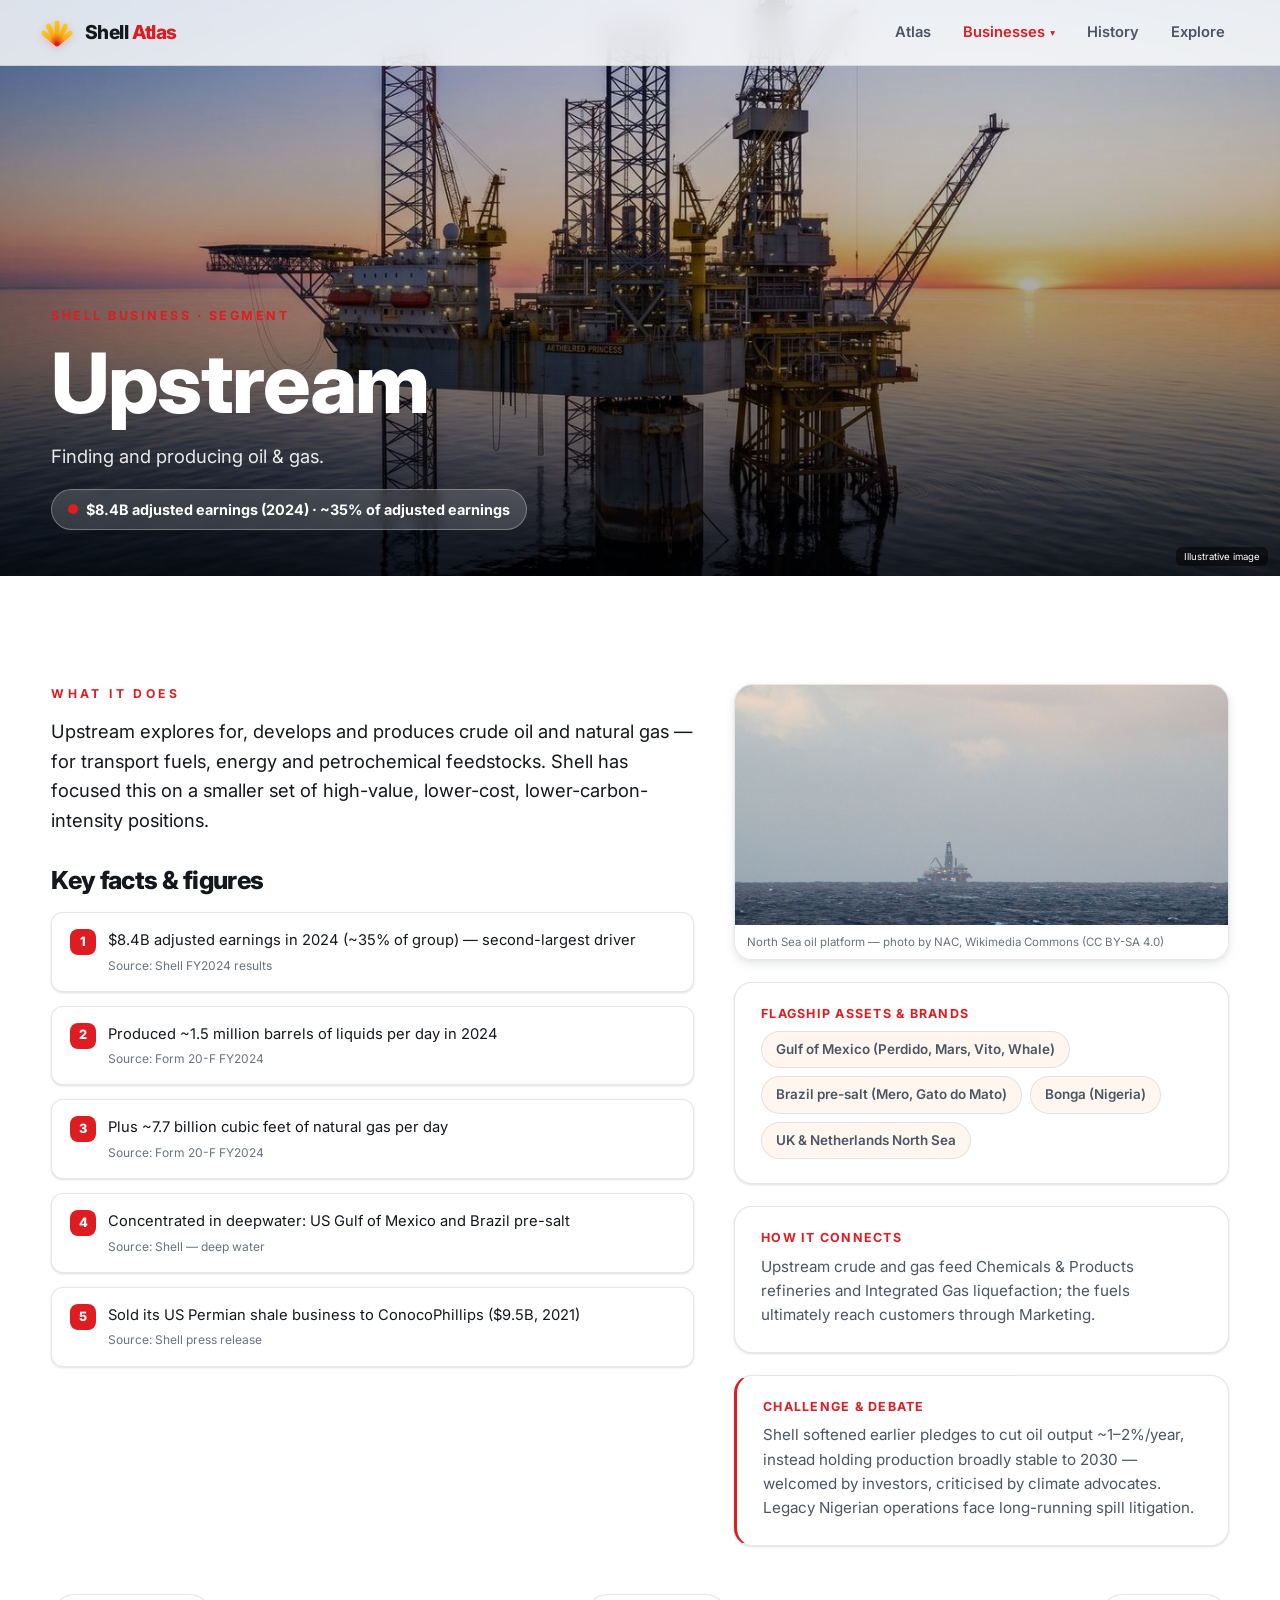
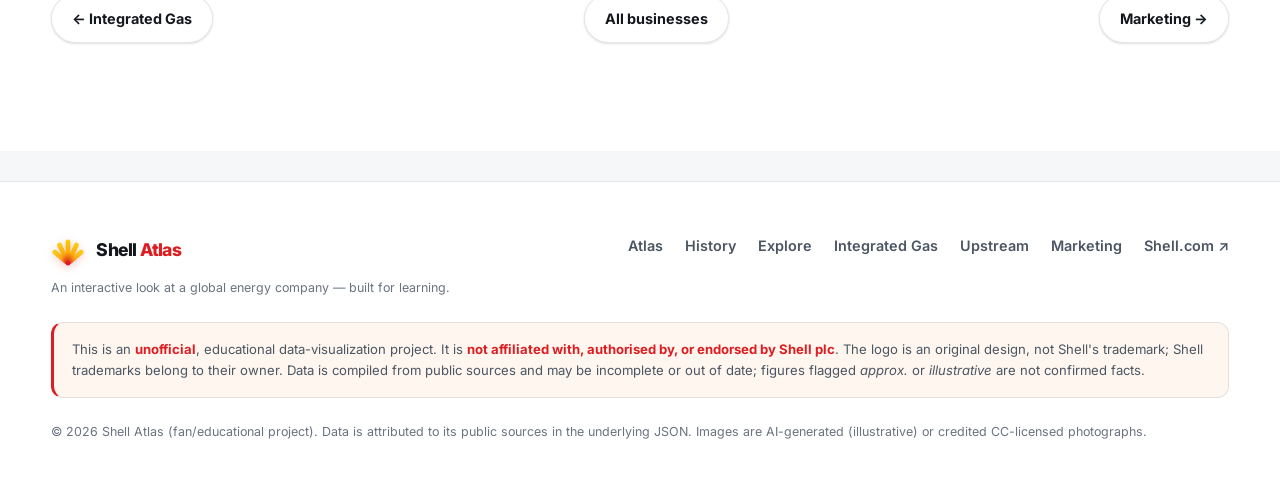
<file: upstream.html>
<!DOCTYPE html>
<html lang="en">
<head>
  <meta charset="UTF-8" />
  <meta name="viewport" content="width=device-width, initial-scale=1.0" />
  <title>Upstream — Shell Atlas</title>
  <meta name="description" content="Upstream: what this Shell business does, key facts and figures, flagship assets and how it connects to the rest of Shell. Unofficial educational project." />
  <link rel="icon" href="data:image/svg+xml,%3Csvg xmlns='http://www.w3.org/2000/svg' viewBox='0 0 32 32'%3E%3Crect width='32' height='32' rx='8' fill='%23ffffff'/%3E%3Cg transform='translate(16,27)'%3E%3Crect x='-2.4' y='-21' width='4.8' height='21' rx='2.4' transform='rotate(-25)' fill='%23FBA907'/%3E%3Crect x='-2.4' y='-22' width='4.8' height='22' rx='2.4' fill='%23E8A100'/%3E%3Crect x='-2.4' y='-21' width='4.8' height='21' rx='2.4' transform='rotate(25)' fill='%23FBA907'/%3E%3Ccircle r='2.6' fill='%23DD1D21'/%3E%3C/g%3E%3C/svg%3E" />
  <link rel="preconnect" href="https://fonts.googleapis.com" />
  <link rel="preconnect" href="https://fonts.gstatic.com" crossorigin />
  <link href="https://fonts.googleapis.com/css2?family=Inter:wght@400;500;600;700;800;900&display=swap" rel="stylesheet" />
  <link rel="stylesheet" href="css/style.css" />
</head>
<body data-segment="upstream">
  <!-- Content rendered by segment.js from data/products.json -->
  <div id="seg-root"></div>
  <script src="js/shared.js"></script>
  <script src="js/segment.js"></script>
</body>
</html>
</file>
<file: css/style.css>
/* ============================================================
   SHELL ATLAS — global stylesheet (LIGHT theme)
   Unofficial educational data-visualization project.
   Design language echoes Shell's brand: a bright, white, spacious
   base with Shell Red (#DD1D21) and Shell Yellow (#FBCE07) as the
   accent system. Clean type, generous negative space, soft shadows.
   ============================================================ */

:root {
  /* Brand accents */
  --shell-red: #DD1D21;
  --shell-red-dk: #b9161a;
  --shell-yellow: #FBCE07;
  --shell-yellow-dk: #E8A100;

  /* Light base palette */
  --bg-0: #ffffff;
  --bg-1: #f6f7f9;          /* page background */
  --bg-soft: #fff7ef;       /* warm tint panels */
  --bg-warm: #fffaf0;
  --card: #ffffff;
  --line: rgba(18, 22, 30, 0.10);
  --line-strong: rgba(18, 22, 30, 0.18);

  /* Text */
  --txt-0: #14171c;         /* primary near-black */
  --txt-1: #4b5563;         /* secondary */
  --txt-2: #6b7280;         /* muted — darkened to meet WCAG AA on white */

  /* Categorical accents */
  --c-gas: #E8A100;
  --c-oil: #DD1D21;
  --c-refining: #FF6B35;
  --c-chemicals: #9333EA;
  --c-renewables: #0E9F6E;
  --c-hub: #2563EB;

  /* Shadows (light-theme depth) */
  --sh-sm: 0 1px 2px rgba(18,22,30,0.06), 0 1px 3px rgba(18,22,30,0.08);
  --sh-md: 0 4px 12px rgba(18,22,30,0.08), 0 2px 4px rgba(18,22,30,0.05);
  --sh-lg: 0 18px 40px rgba(18,22,30,0.12), 0 6px 14px rgba(18,22,30,0.07);
  --sh-red: 0 10px 30px rgba(221,29,33,0.22);

  --radius: 18px;
  --radius-sm: 12px;
  --maxw: 1200px;
  --ease: cubic-bezier(0.22, 1, 0.36, 1);
  --header-h: 66px;
}

/* ---------- Reset & base ---------- */
* { box-sizing: border-box; margin: 0; padding: 0; }
html { scroll-behavior: smooth; }
body {
  font-family: "Inter", system-ui, -apple-system, "Segoe UI", Roboto, sans-serif;
  background: var(--bg-1);
  color: var(--txt-0);
  line-height: 1.6;
  -webkit-font-smoothing: antialiased;
  overflow-x: hidden;
  min-height: 100vh;
}
a { color: inherit; text-decoration: none; }
img { max-width: 100%; display: block; }

h1, h2, h3, h4 { line-height: 1.08; font-weight: 800; letter-spacing: -0.025em; color: var(--txt-0); }
h1 { font-size: clamp(2.6rem, 6.5vw, 5.2rem); }
h2 { font-size: clamp(1.9rem, 4vw, 3.1rem); }
h3 { font-size: clamp(1.2rem, 2vw, 1.55rem); }

.muted { color: var(--txt-2); }
.accent-red { color: var(--shell-red); }
.accent-yellow { color: #9a6b00; } /* darker amber — readable on white (AA) */
.wrap { width: min(var(--maxw), 92vw); margin: 0 auto; }

/* ---------- Scroll progress ---------- */
#scroll-progress {
  position: fixed; top: 0; left: 0; height: 3px; width: 0%;
  background: linear-gradient(90deg, var(--shell-yellow), var(--shell-red));
  z-index: 1000; transition: width 0.1s linear;
}

/* ---------- Header / nav ---------- */
.site-header {
  position: fixed; top: 0; left: 0; right: 0; height: var(--header-h);
  display: flex; align-items: center; z-index: 900;
  backdrop-filter: blur(14px);
  background: rgba(255, 255, 255, 0.82);
  border-bottom: 1px solid var(--line);
  transition: box-shadow 0.3s var(--ease);
}
.site-header.scrolled { box-shadow: var(--sh-sm); }
.site-header .wrap { display: flex; align-items: center; justify-content: space-between; width: min(var(--maxw), 94vw); }

/* Logo wordmark + original pecten-inspired mark (NOT the Shell trademark) */
.brand { display: flex; align-items: center; gap: 11px; font-weight: 800; letter-spacing: -0.03em; font-size: 1.2rem; color: var(--txt-0); }
.brand .logo-mark { width: 34px; height: 34px; flex: none; filter: drop-shadow(0 2px 4px rgba(221,29,33,0.25)); }
.brand .atlas { color: var(--shell-red); }

.nav { display: flex; align-items: center; gap: 2px; }
.nav a {
  padding: 8px 15px; border-radius: 999px; color: var(--txt-1);
  font-size: 0.92rem; font-weight: 600; transition: color 0.2s, background 0.2s;
}
.nav a:hover { color: var(--txt-0); background: rgba(18,22,30,0.05); }
.nav a.active { color: #fff; background: var(--shell-red); }

/* Nav dropdown (Businesses) */
.nav-drop { position: relative; }
.nav-drop > button {
  display: inline-flex; align-items: center; gap: 5px;
  padding: 8px 15px; border-radius: 999px; border: none; background: none;
  color: var(--txt-1); font: inherit; font-size: 0.92rem; font-weight: 600; cursor: pointer;
}
.nav-drop > button:hover { color: var(--txt-0); background: rgba(18,22,30,0.05); }
.nav-drop > button .caret { font-size: 0.6rem; transition: transform 0.2s; }
.nav-drop.open > button .caret { transform: rotate(180deg); }
.nav-drop-menu {
  position: absolute; top: calc(100% + 8px); right: 0; min-width: 240px;
  background: #fff; border: 1px solid var(--line); border-radius: 14px;
  box-shadow: var(--sh-lg); padding: 8px; opacity: 0; visibility: hidden;
  transform: translateY(-6px); transition: all 0.22s var(--ease);
}
.nav-drop.open .nav-drop-menu { opacity: 1; visibility: visible; transform: none; }
.nav-drop-menu a {
  display: flex; align-items: center; gap: 10px; padding: 10px 12px; border-radius: 10px;
  color: var(--txt-1); font-size: 0.9rem; font-weight: 600;
}
.nav-drop-menu a:hover { background: var(--bg-soft); color: var(--txt-0); }
.nav-drop-menu a .swatch { width: 9px; height: 9px; border-radius: 50%; flex: none; }

.nav-toggle { display: none; background: none; border: 1px solid var(--line-strong);
  color: var(--txt-0); width: 42px; height: 42px; border-radius: 11px; font-size: 1.2rem; cursor: pointer; }

/* ---------- Page transitions ---------- */
#page-fade { position: fixed; inset: 0; z-index: 1500; background: #fff; pointer-events: none; opacity: 0; transition: opacity 0.4s var(--ease); }
body.is-leaving #page-fade { opacity: 1; }
body.page-enter { animation: pageIn 0.55s var(--ease); }
@keyframes pageIn { from { opacity: 0; transform: translateY(8px); } to { opacity: 1; transform: none; } }

/* ---------- Hero / globe ---------- */
.hero {
  position: relative; height: 100vh; min-height: 660px; width: 100%; overflow: hidden;
  background:
    radial-gradient(ellipse 80% 60% at 50% 30%, rgba(251,206,7,0.10), transparent 70%),
    linear-gradient(180deg, #ffffff 0%, #fff6f0 55%, #f6f7f9 100%);
}
.hero::before {
  content: ""; position: absolute; inset: 0; z-index: 0;
  background: url("../images/hero-light.jpg") center/cover no-repeat;
  opacity: 0.42; mix-blend-mode: multiply;
}
/* Globe shifted to the right so the headline owns the left — clean composition. */
#globe { position: absolute; inset: 0; z-index: 1; transform: translateX(26%); }
/* White legibility scrim: keeps the left text area bright wherever the globe sits. */
.hero::after {
  content: ""; position: absolute; inset: 0; z-index: 2; pointer-events: none;
  background: linear-gradient(95deg, rgba(255,255,255,0.96) 0%, rgba(255,255,255,0.9) 34%, rgba(255,255,255,0.62) 56%, rgba(255,255,255,0) 80%);
}
.hero-overlay {
  position: absolute; inset: 0; z-index: 5; pointer-events: none;
  display: flex; flex-direction: column; justify-content: center; padding: 0 7vw;
}
.hero-overlay .eyebrow { font-size: 0.8rem; letter-spacing: 0.32em; text-transform: uppercase; color: var(--shell-red); margin-bottom: 18px; font-weight: 700; }
.hero-overlay h1 { max-width: 15ch; color: var(--txt-0); text-shadow: 0 2px 24px rgba(255,255,255,0.85), 0 1px 2px rgba(255,255,255,0.9); }
.hero-overlay h1 .grad {
  background: linear-gradient(100deg, var(--shell-red), var(--shell-red-dk));
  -webkit-background-clip: text; background-clip: text; -webkit-text-fill-color: transparent;
  filter: drop-shadow(0 1px 2px rgba(120,10,12,0.22)); /* dark edge for legibility over the globe */
}
.hero-overlay .sub { color: var(--txt-1); font-size: clamp(1.05rem, 1.6vw, 1.3rem); max-width: 44ch; margin-top: 20px; }
.hero-overlay .disclaimer-pill {
  margin-top: 24px; display: inline-flex; align-items: center; gap: 8px; font-size: 0.74rem;
  color: var(--txt-1); border: 1px solid var(--line-strong); border-radius: 999px;
  padding: 7px 15px; width: fit-content; background: rgba(255,255,255,0.7); backdrop-filter: blur(6px);
}

.globe-legend { position: absolute; bottom: 92px; left: 7vw; z-index: 6; display: flex; flex-wrap: wrap; gap: 8px 12px; max-width: 560px; pointer-events: auto; }
.globe-legend button {
  display: inline-flex; align-items: center; gap: 7px; font-size: 0.78rem; color: var(--txt-1); font-weight: 600;
  background: rgba(255,255,255,0.85); border: 1px solid var(--line); padding: 6px 13px; border-radius: 999px;
  cursor: pointer; transition: all 0.2s; box-shadow: var(--sh-sm); backdrop-filter: blur(6px);
}
.globe-legend button:hover { color: var(--txt-0); border-color: var(--line-strong); }
.globe-legend button.off { opacity: 0.4; }
.globe-legend .dot { width: 9px; height: 9px; border-radius: 50%; box-shadow: 0 0 6px currentColor; }

.scroll-cue { position: absolute; bottom: 26px; left: 50%; transform: translateX(-50%); z-index: 6; color: var(--txt-2); font-size: 0.72rem; letter-spacing: 0.2em; text-transform: uppercase; text-align: center; }
.scroll-cue .chev { display: block; margin: 8px auto 0; width: 15px; height: 15px; border-right: 2px solid var(--txt-2); border-bottom: 2px solid var(--txt-2); transform: rotate(45deg); animation: bob 1.8s infinite var(--ease); }
@keyframes bob { 0%,100% { transform: rotate(45deg) translate(0,0); opacity: .4; } 50% { transform: rotate(45deg) translate(4px,4px); opacity: 1; } }

/* Globe tooltip */
.globe-tip { position: fixed; z-index: 950; pointer-events: none; background: #fff; border: 1px solid var(--line-strong); border-radius: 12px; padding: 12px 14px; max-width: 280px; font-size: 0.85rem; box-shadow: var(--sh-lg); opacity: 0; transform: translateY(6px); transition: opacity 0.15s, transform 0.15s; }
.globe-tip.show { opacity: 1; transform: none; }
.globe-tip h4 { font-size: 0.95rem; margin-bottom: 4px; }
.globe-tip .meta { color: var(--txt-2); font-size: 0.75rem; }
.globe-tip .desc { color: var(--txt-1); margin-top: 6px; }

/* Country focus panel */
.focus-panel { position: fixed; top: 0; right: 0; height: 100vh; width: min(390px, 90vw); background: #fff; border-left: 1px solid var(--line); z-index: 940; transform: translateX(105%); transition: transform 0.5s var(--ease); padding: calc(var(--header-h) + 24px) 26px 26px; overflow-y: auto; box-shadow: var(--sh-lg); }
.focus-panel.open { transform: none; }
.focus-panel .close { position: absolute; top: calc(var(--header-h) + 16px); right: 20px; background: none; border: 1px solid var(--line-strong); color: var(--txt-1); width: 34px; height: 34px; border-radius: 9px; cursor: pointer; font-size: 1.1rem; }
.focus-panel h3 { margin-bottom: 4px; }
.focus-panel .count { color: var(--txt-2); font-size: 0.85rem; margin-bottom: 18px; }
.asset-card { border: 1px solid var(--line); border-radius: var(--radius-sm); padding: 14px; margin-bottom: 12px; background: var(--bg-0); box-shadow: var(--sh-sm); transition: transform 0.2s, box-shadow 0.2s; }
.asset-card:hover { transform: translateY(-2px); box-shadow: var(--sh-md); }
.asset-card .top { display: flex; align-items: center; gap: 8px; margin-bottom: 4px; }
.asset-card .top .dot { width: 9px; height: 9px; border-radius: 50%; box-shadow: 0 0 6px currentColor; flex: none; }
.asset-card h4 { font-size: 0.98rem; }
.asset-card .region { color: var(--txt-2); font-size: 0.78rem; margin-bottom: 6px; }
.asset-card .desc { color: var(--txt-1); font-size: 0.85rem; }
.asset-card .stake { color: var(--txt-2); font-size: 0.78rem; margin-top: 6px; }

/* ---------- Confidence flags ---------- */
.flag { display: inline-block; font-size: 0.62rem; font-weight: 800; text-transform: uppercase; letter-spacing: 0.05em; padding: 2px 7px; border-radius: 6px; vertical-align: middle; }
.flag.approximate { background: rgba(37,99,235,0.12); color: #2563EB; border: 1px solid rgba(37,99,235,0.3); }
.flag.illustrative { background: rgba(255,107,53,0.14); color: #d2541e; border: 1px solid rgba(255,107,53,0.35); }
.flag.verified { background: rgba(10,125,86,0.12); color: #0a7d56; border: 1px solid rgba(10,125,86,0.32); }

/* ---------- Sections ---------- */
.section { padding: clamp(72px, 12vh, 150px) 0; position: relative; }
.section.alt { background: var(--bg-0); }
.section.warm { background: linear-gradient(180deg, #fff, var(--bg-soft) 50%, #fff); }
.section-head { max-width: 660px; margin-bottom: 56px; }
.section-head.center { margin-left: auto; margin-right: auto; text-align: center; }
.section-head .eyebrow { font-size: 0.76rem; letter-spacing: 0.28em; text-transform: uppercase; color: var(--shell-red); font-weight: 700; margin-bottom: 14px; }
.section-head p { color: var(--txt-1); margin-top: 14px; font-size: 1.08rem; }

/* ---------- Reveal on scroll ---------- */
.reveal { opacity: 0; transform: translateY(30px); transition: opacity 0.7s var(--ease), transform 0.7s var(--ease); }
.reveal.in { opacity: 1; transform: none; }
.reveal[data-delay="1"] { transition-delay: 0.08s; }
.reveal[data-delay="2"] { transition-delay: 0.16s; }
.reveal[data-delay="3"] { transition-delay: 0.24s; }
.reveal[data-delay="4"] { transition-delay: 0.32s; }
@media (prefers-reduced-motion: reduce) { .reveal { opacity: 1; transform: none; transition: none; } html { scroll-behavior: auto; } }

/* ---------- Segment cards (landing) ---------- */
.segments-grid { display: grid; gap: 22px; grid-template-columns: repeat(auto-fit, minmax(300px, 1fr)); }
.segment-card {
  position: relative; overflow: hidden; border-radius: var(--radius); background: var(--card);
  box-shadow: var(--sh-md); display: flex; flex-direction: column; min-height: 340px;
  transition: transform 0.3s var(--ease), box-shadow 0.3s var(--ease); border: 1px solid var(--line);
}
.segment-card:hover { transform: translateY(-6px); box-shadow: var(--sh-lg); }
.segment-card .card-img { height: 168px; width: 100%; overflow: hidden; position: relative; }
.segment-card .card-img img { width: 100%; height: 100%; object-fit: cover; transition: transform 0.5s var(--ease); }
.segment-card:hover .card-img img { transform: scale(1.06); }
.segment-card .card-img::after { content: ""; position: absolute; inset: 0; background: linear-gradient(180deg, transparent 50%, rgba(0,0,0,0.12)); }
.segment-card .card-body { padding: 22px 24px 24px; display: flex; flex-direction: column; flex: 1; border-top: 3px solid var(--seg-accent, var(--shell-yellow)); }
/* Tagline uses readable dark gray (segment colour identity comes from the top border + image). */
.segment-card .tagline { color: var(--txt-1); font-size: 0.76rem; text-transform: uppercase; letter-spacing: 0.1em; font-weight: 700; margin-bottom: 8px; }
.segment-card h3 { margin-bottom: 10px; }
.segment-card p { color: var(--txt-1); font-size: 0.9rem; flex: 1; }
.segment-card .card-cta { margin-top: 16px; color: var(--shell-red); font-weight: 700; font-size: 0.88rem; display: inline-flex; align-items: center; gap: 6px; }
.segment-card .earn { font-size: 0.78rem; color: var(--txt-2); margin-top: 4px; }

/* ---------- Financials ---------- */
.fin-controls { display: flex; flex-wrap: wrap; gap: 8px; margin-bottom: 28px; }
.fin-controls button { background: var(--bg-0); border: 1px solid var(--line); color: var(--txt-1); padding: 9px 17px; border-radius: 999px; cursor: pointer; font-size: 0.88rem; font-weight: 600; transition: all 0.2s; box-shadow: var(--sh-sm); }
.fin-controls button:hover { border-color: var(--line-strong); color: var(--txt-0); }
.fin-controls button.active { background: var(--shell-red); color: #fff; border-color: var(--shell-red); }

.fin-layout { display: grid; grid-template-columns: 1.6fr 1fr; gap: 26px; align-items: start; }
.chart-card { background: var(--card); border: 1px solid var(--line); border-radius: var(--radius); padding: 26px; box-shadow: var(--sh-md); }
.chart-card .chart-title { display: flex; align-items: baseline; justify-content: space-between; margin-bottom: 4px; flex-wrap: wrap; gap: 8px; }
.chart-card .chart-title h3 { font-size: 1.2rem; }
.chart-card .chart-title .unit { color: var(--txt-2); font-size: 0.8rem; }
.chart-card .chart-desc { color: var(--txt-1); font-size: 0.86rem; margin: 2px 0 16px; }
.chart-card .chart-note { color: var(--txt-2); font-size: 0.78rem; margin-top: 14px; }
.chart-svg-holder { width: 100%; }

.fin-stats { display: flex; flex-direction: column; gap: 14px; }
.stat-card { background: var(--card); border: 1px solid var(--line); border-radius: var(--radius-sm); padding: 18px 20px; box-shadow: var(--sh-sm); }
.stat-card .label { color: var(--txt-2); font-size: 0.74rem; text-transform: uppercase; letter-spacing: 0.08em; font-weight: 700; }
.stat-card .value { font-size: 1.85rem; font-weight: 800; letter-spacing: -0.02em; margin-top: 4px; }
.stat-card .delta { font-size: 0.82rem; margin-top: 2px; }
.delta.up { color: #0E9F6E; } .delta.down { color: var(--shell-red); }

/* SVG chart bits */
.bar { transition: opacity 0.2s; cursor: pointer; }
.bar:hover { opacity: 0.82; }
.axis-label { fill: var(--txt-2); font-size: 11px; }
.grid-line { stroke: var(--line); stroke-width: 1; }
.value-label { fill: var(--txt-1); font-size: 10px; font-weight: 600; }

/* Share-price comparison */
.compare-wrap { display: grid; grid-template-columns: 1fr; gap: 20px; }
.compare-controls { display: flex; flex-wrap: wrap; gap: 18px; align-items: center; justify-content: space-between; margin-bottom: 6px; }
.series-toggles { display: flex; flex-wrap: wrap; gap: 8px; }
.series-toggle { display: inline-flex; align-items: center; gap: 8px; padding: 7px 14px; border-radius: 999px; border: 1.5px solid var(--line); background: var(--bg-0); cursor: pointer; font-size: 0.85rem; font-weight: 600; color: var(--txt-1); transition: all 0.2s; box-shadow: var(--sh-sm); }
.series-toggle .swatch { width: 11px; height: 11px; border-radius: 50%; flex: none; }
.series-toggle.off { opacity: 0.45; }
.series-toggle.off .swatch { background: var(--txt-2) !important; }
.range-toggles { display: flex; gap: 6px; background: var(--bg-1); padding: 4px; border-radius: 999px; }
.range-toggles button { border: none; background: none; padding: 7px 16px; border-radius: 999px; cursor: pointer; font-weight: 700; font-size: 0.85rem; color: var(--txt-1); }
.range-toggles button.active { background: #fff; color: var(--shell-red); box-shadow: var(--sh-sm); }
.line-chart-holder { width: 100%; }
.cmp-line { fill: none; stroke-width: 2.5; transition: opacity 0.2s; }
.cmp-line.dim { opacity: 0.18; }
.cmp-dot { transition: opacity 0.2s; }

/* Segment earnings mini-bars */
.earn-bars { display: flex; flex-direction: column; gap: 12px; }
.earn-row { display: grid; grid-template-columns: 160px 1fr 64px; align-items: center; gap: 12px; font-size: 0.88rem; }
.earn-row .nm { color: var(--txt-1); font-weight: 600; }
.earn-track { position: relative; height: 26px; background: var(--bg-1); border-radius: 7px; overflow: hidden; }
.earn-fill { position: absolute; top: 0; bottom: 0; border-radius: 7px; transition: width 0.9s var(--ease); }
.earn-fill.neg { opacity: 0.6; background-image: repeating-linear-gradient(45deg, rgba(255,255,255,0.25) 0 6px, transparent 6px 12px); }
.earn-row .vl { text-align: right; font-weight: 800; }
.earn-zero { font-size: 0.74rem; color: var(--txt-2); }

/* ---------- History: hero + creative narrative ---------- */
.timeline-hero { padding: calc(var(--header-h) + 96px) 0 24px; text-align: center; }
.timeline-hero .eyebrow { color: var(--shell-red); letter-spacing: 0.28em; text-transform: uppercase; font-size: 0.78rem; font-weight: 700; }

/* Era divider band */
.era-band { position: relative; text-align: center; padding: clamp(54px, 9vh, 110px) 0 26px; }
.era-band .era-index { font-size: 0.74rem; letter-spacing: 0.32em; text-transform: uppercase; font-weight: 800; color: var(--era, var(--shell-red)); margin-bottom: 12px; }
.era-band .era-title { font-size: clamp(2rem, 5vw, 3.4rem); }
.era-band .era-title::after { content: ""; display: block; width: 56px; height: 4px; border-radius: 4px; background: var(--era, var(--shell-red)); margin: 16px auto 0; }
.era-band .era-span { color: var(--txt-2); font-weight: 700; letter-spacing: 0.04em; margin-top: 14px; }
.era-band .era-blurb { color: var(--txt-1); max-width: 46ch; margin: 8px auto 0; font-size: 1.05rem; }

/* Story scene: big image + text, alternating sides */
.story-scene {
  width: min(1080px, 92vw); margin: 0 auto;
  display: grid; grid-template-columns: 1fr 1fr; gap: clamp(24px, 5vw, 64px);
  align-items: center; padding: clamp(34px, 6vh, 64px) 0;
}
.story-scene.right .scene-media { order: 2; }
.story-scene.right .scene-text { order: 1; }
.scene-media { position: relative; border-radius: var(--radius); overflow: hidden; box-shadow: var(--sh-lg); aspect-ratio: 3 / 2; }
.scene-media img { width: 100%; height: 100%; object-fit: cover; transition: transform 0.8s var(--ease); }
.story-scene:hover .scene-media img { transform: scale(1.05); }
.scene-media .imgtag { position: absolute; bottom: 10px; right: 10px; font-size: 0.6rem; color: #fff; background: rgba(0,0,0,0.5); padding: 2px 8px; border-radius: 6px; backdrop-filter: blur(4px); }
/* subtle slide-in direction per side (works with .reveal) */
.story-scene.left.reveal { transform: translateX(-26px) translateY(20px); }
.story-scene.right.reveal { transform: translateX(26px) translateY(20px); }
.story-scene.reveal.in { transform: none; }

.scene-year { font-size: clamp(2.6rem, 6vw, 4rem); font-weight: 900; line-height: 1; letter-spacing: -0.03em; color: var(--era, var(--shell-red)); }
.scene-text h3 { font-size: clamp(1.3rem, 2.4vw, 1.8rem); margin: 8px 0 12px; }
.scene-text p { color: var(--txt-1); font-size: 1rem; }
.scene-src { color: var(--txt-2); font-size: 0.74rem; margin-top: 14px; }

/* "Did you know?" callout */
.didyouknow {
  margin-top: 18px; padding: 14px 16px 14px 18px; border-radius: 12px;
  background: color-mix(in srgb, var(--era, #DD1D21) 9%, #fff);
  border: 1px solid color-mix(in srgb, var(--era, #DD1D21) 28%, #fff);
  border-left: 4px solid var(--era, #DD1D21);
  font-size: 0.92rem; color: var(--txt-0);
}
.didyouknow .dyk-label { display: inline-block; font-weight: 800; font-size: 0.7rem; text-transform: uppercase; letter-spacing: 0.08em; color: var(--era, #DD1D21); margin-right: 6px; }

.story-close { text-align: center; padding: clamp(48px, 8vh, 100px) 0 90px; }
.story-close p { font-size: clamp(1.2rem, 2.4vw, 1.7rem); font-weight: 700; letter-spacing: -0.02em; max-width: 24ch; margin: 0 auto; color: var(--txt-0); }

@media (max-width: 760px) {
  .story-scene { grid-template-columns: 1fr; gap: 18px; }
  .story-scene.right .scene-media, .story-scene.right .scene-text { order: initial; }
  .story-scene.left.reveal, .story-scene.right.reveal { transform: translateY(22px); }
}

/* ---------- Segment page ---------- */
.seg-hero { position: relative; height: 64vh; min-height: 460px; display: flex; align-items: flex-end; overflow: hidden; }
.seg-hero img.bg { position: absolute; inset: 0; width: 100%; height: 100%; object-fit: cover; }
.seg-hero .veil { position: absolute; inset: 0; background: linear-gradient(180deg, rgba(0,0,0,0.15) 0%, rgba(0,0,0,0.35) 55%, rgba(0,0,0,0.78) 100%); }
.seg-hero .seg-hero-inner { position: relative; z-index: 2; padding: 0 0 46px; color: #fff; }
.seg-hero .eyebrow { color: var(--seg-accent, var(--shell-yellow)); letter-spacing: 0.2em; text-transform: uppercase; font-size: 0.78rem; font-weight: 700; margin-bottom: 12px; }
.seg-hero h1 { color: #fff; max-width: 16ch; }
.seg-hero .sub { color: rgba(255,255,255,0.9); font-size: 1.15rem; max-width: 50ch; margin-top: 14px; }
.seg-hero .earn-badge { display: inline-flex; align-items: center; gap: 8px; margin-top: 18px; background: rgba(255,255,255,0.16); border: 1px solid rgba(255,255,255,0.3); backdrop-filter: blur(6px); padding: 8px 16px; border-radius: 999px; font-weight: 700; font-size: 0.9rem; }

.seg-grid { display: grid; grid-template-columns: 1.3fr 1fr; gap: 40px; align-items: start; }
.facts-list { display: flex; flex-direction: column; gap: 14px; }
.fact-item { display: flex; gap: 12px; align-items: flex-start; padding: 16px 18px; background: var(--card); border: 1px solid var(--line); border-radius: var(--radius-sm); box-shadow: var(--sh-sm); }
.fact-item .bullet { width: 26px; height: 26px; border-radius: 8px; flex: none; display: grid; place-items: center; background: var(--seg-accent, var(--shell-red)); color: #fff; font-weight: 800; font-size: 0.8rem; }
.fact-item .ft { font-size: 0.92rem; color: var(--txt-0); }
.seg-side { display: flex; flex-direction: column; gap: 22px; }
.seg-photo { border-radius: var(--radius); overflow: hidden; box-shadow: var(--sh-md); border: 1px solid var(--line); }
.seg-photo img { width: 100%; height: 240px; object-fit: cover; }
.seg-photo .cap { font-size: 0.72rem; color: var(--txt-2); padding: 8px 12px; background: var(--bg-0); }
.chip-row { display: flex; flex-wrap: wrap; gap: 8px; }
.chip { background: var(--bg-soft); border: 1px solid var(--line); border-radius: 999px; padding: 7px 14px; font-size: 0.84rem; font-weight: 600; color: var(--txt-1); }
.info-panel { background: var(--card); border: 1px solid var(--line); border-radius: var(--radius); padding: 24px 26px; box-shadow: var(--sh-sm); }
.info-panel h4 { font-size: 0.78rem; text-transform: uppercase; letter-spacing: 0.1em; color: var(--shell-red); margin-bottom: 10px; font-weight: 700; }
.info-panel p { color: var(--txt-1); font-size: 0.95rem; }
.seg-nav { display: flex; justify-content: space-between; gap: 14px; flex-wrap: wrap; margin-top: 10px; }
.seg-nav a { display: inline-flex; align-items: center; gap: 8px; padding: 12px 20px; border-radius: 999px; background: var(--card); border: 1px solid var(--line); box-shadow: var(--sh-sm); font-weight: 700; font-size: 0.9rem; transition: all 0.2s; }
.seg-nav a:hover { border-color: var(--shell-red); color: var(--shell-red); }

/* ---------- Explore / Q&A ---------- */
.explore-hero { padding: calc(var(--header-h) + 90px) 0 30px; text-align: center; }
.explore-hero .eyebrow { color: var(--shell-red); letter-spacing: 0.28em; text-transform: uppercase; font-size: 0.78rem; font-weight: 700; }
.search-box { display: flex; align-items: center; gap: 10px; max-width: 640px; margin: 32px auto 10px; background: #fff; border: 1px solid var(--line-strong); border-radius: 999px; padding: 6px 8px 6px 20px; box-shadow: var(--sh-md); }
.search-box input { flex: 1; background: none; border: none; outline: none; color: var(--txt-0); font-size: 1rem; padding: 11px 0; font-family: inherit; }
.search-box .ico { color: var(--txt-2); }
.explore-layout { display: grid; grid-template-columns: 330px 1fr; gap: 28px; margin-top: 40px; align-items: start; }
.q-list { display: flex; flex-direction: column; gap: 8px; max-height: 70vh; overflow-y: auto; padding-right: 6px; }
.q-item { text-align: left; background: var(--card); border: 1px solid var(--line); border-radius: var(--radius-sm); padding: 14px 16px; cursor: pointer; color: var(--txt-1); font-size: 0.92rem; transition: all 0.2s; font-family: inherit; box-shadow: var(--sh-sm); }
.q-item:hover { color: var(--txt-0); transform: translateX(2px); }
.q-item.active { border-color: var(--shell-red); background: var(--bg-soft); color: var(--txt-0); }
.q-item .tags { margin-top: 6px; display: flex; gap: 6px; flex-wrap: wrap; }
.q-item .tag { font-size: 0.62rem; color: var(--txt-2); background: var(--bg-1); padding: 2px 8px; border-radius: 6px; }
.answer-panel { background: var(--card); border: 1px solid var(--line); border-radius: var(--radius); padding: 36px; min-height: 320px; box-shadow: var(--sh-md); }
.answer-panel .q { font-size: 1.55rem; font-weight: 800; letter-spacing: -0.02em; margin-bottom: 18px; }
.answer-panel .a { color: var(--txt-1); font-size: 1.04rem; line-height: 1.78; }
.answer-panel .src { color: var(--txt-2); font-size: 0.8rem; margin-top: 24px; padding-top: 16px; border-top: 1px solid var(--line); }
.answer-panel .loading { color: var(--txt-2); }
.answer-panel.fade { animation: ansIn 0.4s var(--ease); }
@keyframes ansIn { from { opacity: 0; transform: translateY(8px); } to { opacity: 1; transform: none; } }
.no-results { color: var(--txt-2); padding: 20px; text-align: center; }

/* ---------- Footer ---------- */
.site-footer { border-top: 1px solid var(--line); background: var(--bg-0); padding: 52px 0 38px; margin-top: 30px; }
.site-footer .wrap { display: grid; gap: 24px; }
.footer-top { display: flex; justify-content: space-between; flex-wrap: wrap; gap: 24px; align-items: start; }
.footer-links { display: flex; gap: 22px; flex-wrap: wrap; }
.footer-links a { color: var(--txt-1); font-size: 0.9rem; font-weight: 600; transition: color 0.2s; }
.footer-links a:hover { color: var(--shell-red); }
.disclaimer { border: 1px solid var(--line); border-left: 3px solid var(--shell-red); border-radius: var(--radius-sm); background: var(--bg-soft); padding: 16px 18px; color: var(--txt-1); font-size: 0.82rem; line-height: 1.6; }
.disclaimer strong { color: var(--shell-red); }
.footer-meta { color: var(--txt-2); font-size: 0.78rem; }

/* ---------- Buttons ---------- */
.btn { display: inline-flex; align-items: center; gap: 8px; padding: 13px 24px; border-radius: 999px; font-weight: 700; font-size: 0.94rem; cursor: pointer; transition: transform 0.2s, box-shadow 0.2s; border: none; }
.btn-primary { background: var(--shell-red); color: #fff; box-shadow: var(--sh-red); }
.btn-primary:hover { transform: translateY(-2px); box-shadow: 0 14px 36px rgba(221,29,33,0.34); }
.btn-ghost { border: 1.5px solid var(--line-strong); color: var(--txt-0); background: #fff; box-shadow: var(--sh-sm); }
.btn-ghost:hover { border-color: var(--shell-red); color: var(--shell-red); }

/* ---------- Responsive ---------- */
@media (max-width: 980px) { .fin-layout { grid-template-columns: 1fr; } .seg-grid { grid-template-columns: 1fr; } .explore-layout { grid-template-columns: 1fr; } .q-list { max-height: none; flex-direction: row; overflow-x: auto; } .q-item { min-width: 230px; } }
@media (max-width: 680px) {
  .nav { position: fixed; top: var(--header-h); left: 0; right: 0; flex-direction: column; align-items: stretch; gap: 0; background: rgba(255,255,255,0.98); border-bottom: 1px solid var(--line); padding: 8px; transform: translateY(-160%); transition: transform 0.35s var(--ease); box-shadow: var(--sh-md); }
  .nav.open { transform: none; }
  .nav a { padding: 14px 16px; border-radius: 10px; }
  .nav-drop { width: 100%; }
  .nav-drop-menu { position: static; opacity: 1; visibility: visible; transform: none; box-shadow: none; border: none; padding: 0 0 0 12px; }
  .nav-drop:not(.open) .nav-drop-menu { display: none; }
  .nav-toggle { display: grid; place-items: center; }
  .globe-legend { bottom: 76px; left: 4vw; max-width: 92vw; }
  .earn-row { grid-template-columns: 120px 1fr 54px; font-size: 0.8rem; }
  /* Hero on mobile: globe recentred, scrim becomes top-down so the headline stays legible */
  #globe { transform: none; }
  .hero::after { background: linear-gradient(180deg, rgba(255,255,255,0.92) 0%, rgba(255,255,255,0.6) 34%, rgba(255,255,255,0.15) 60%, rgba(255,255,255,0) 80%); }
  .hero-overlay { justify-content: flex-start; padding-top: calc(var(--header-h) + 40px); }
}
</file>
